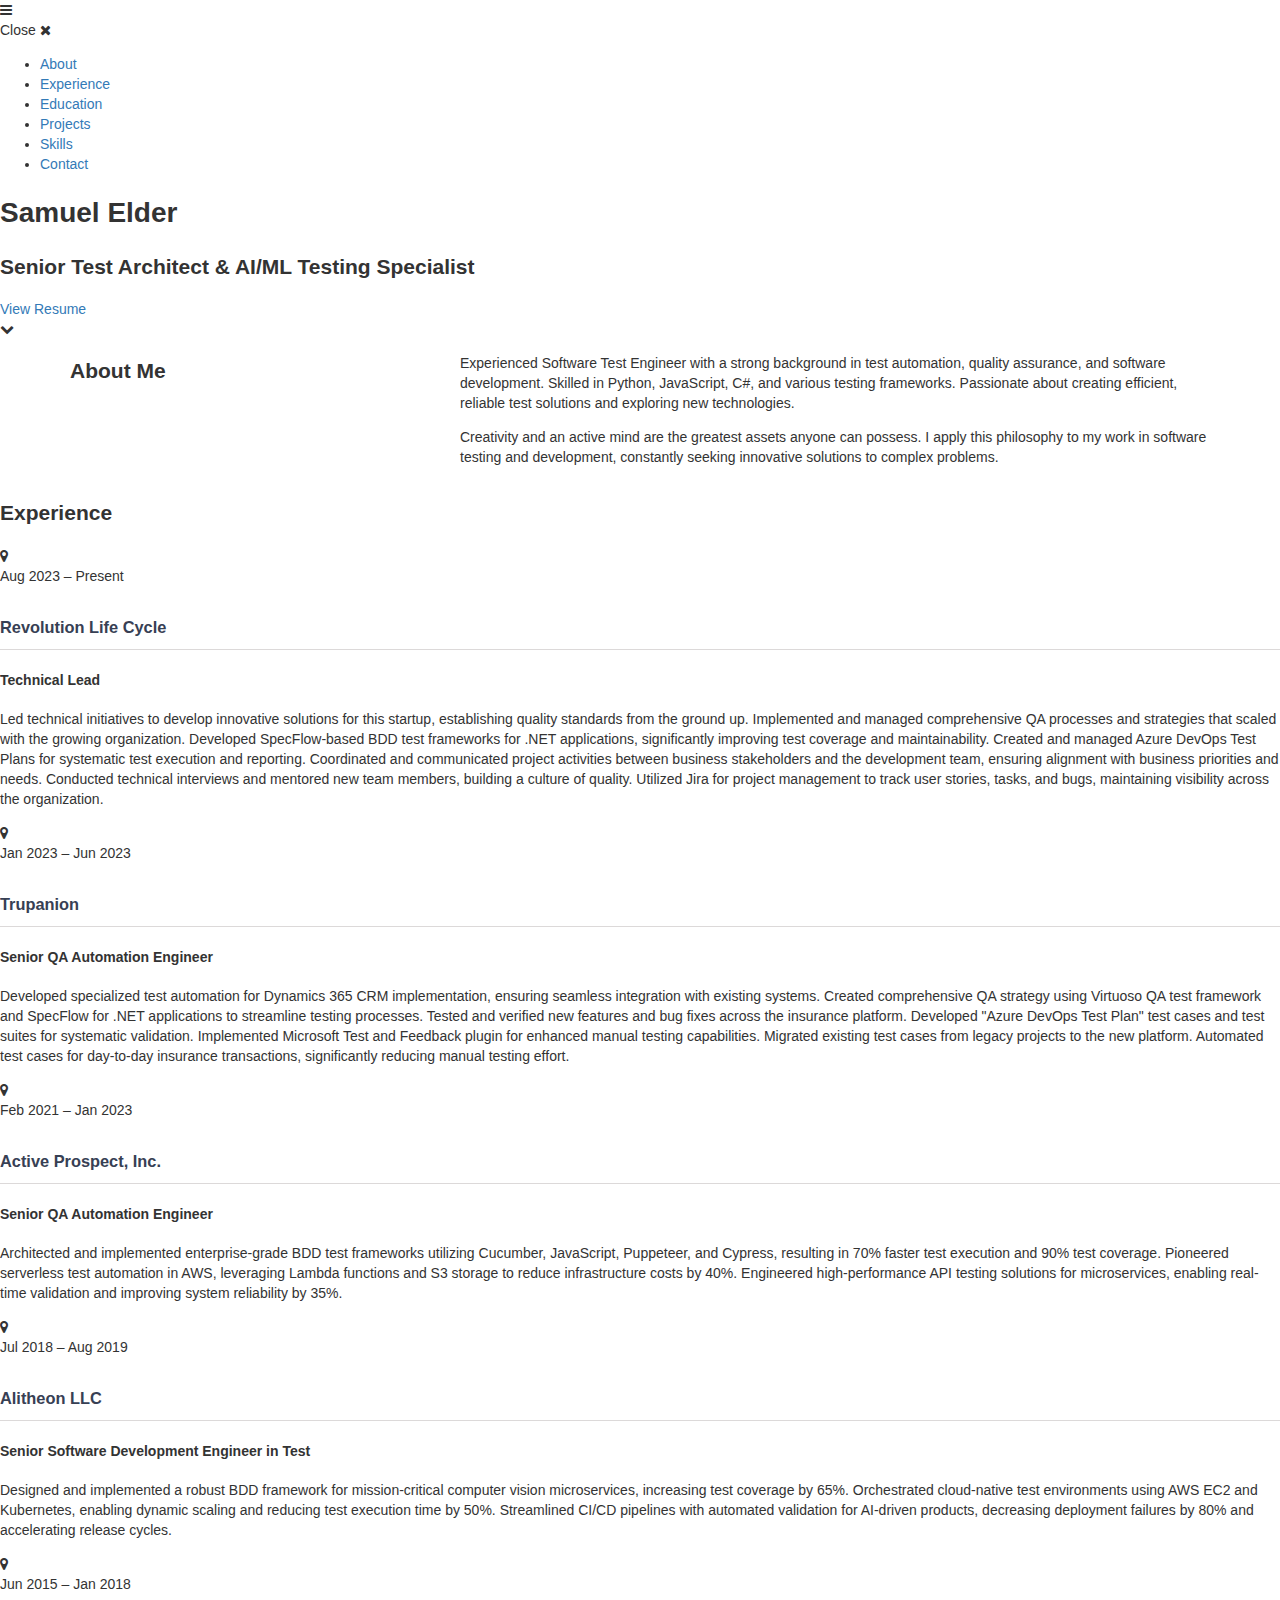
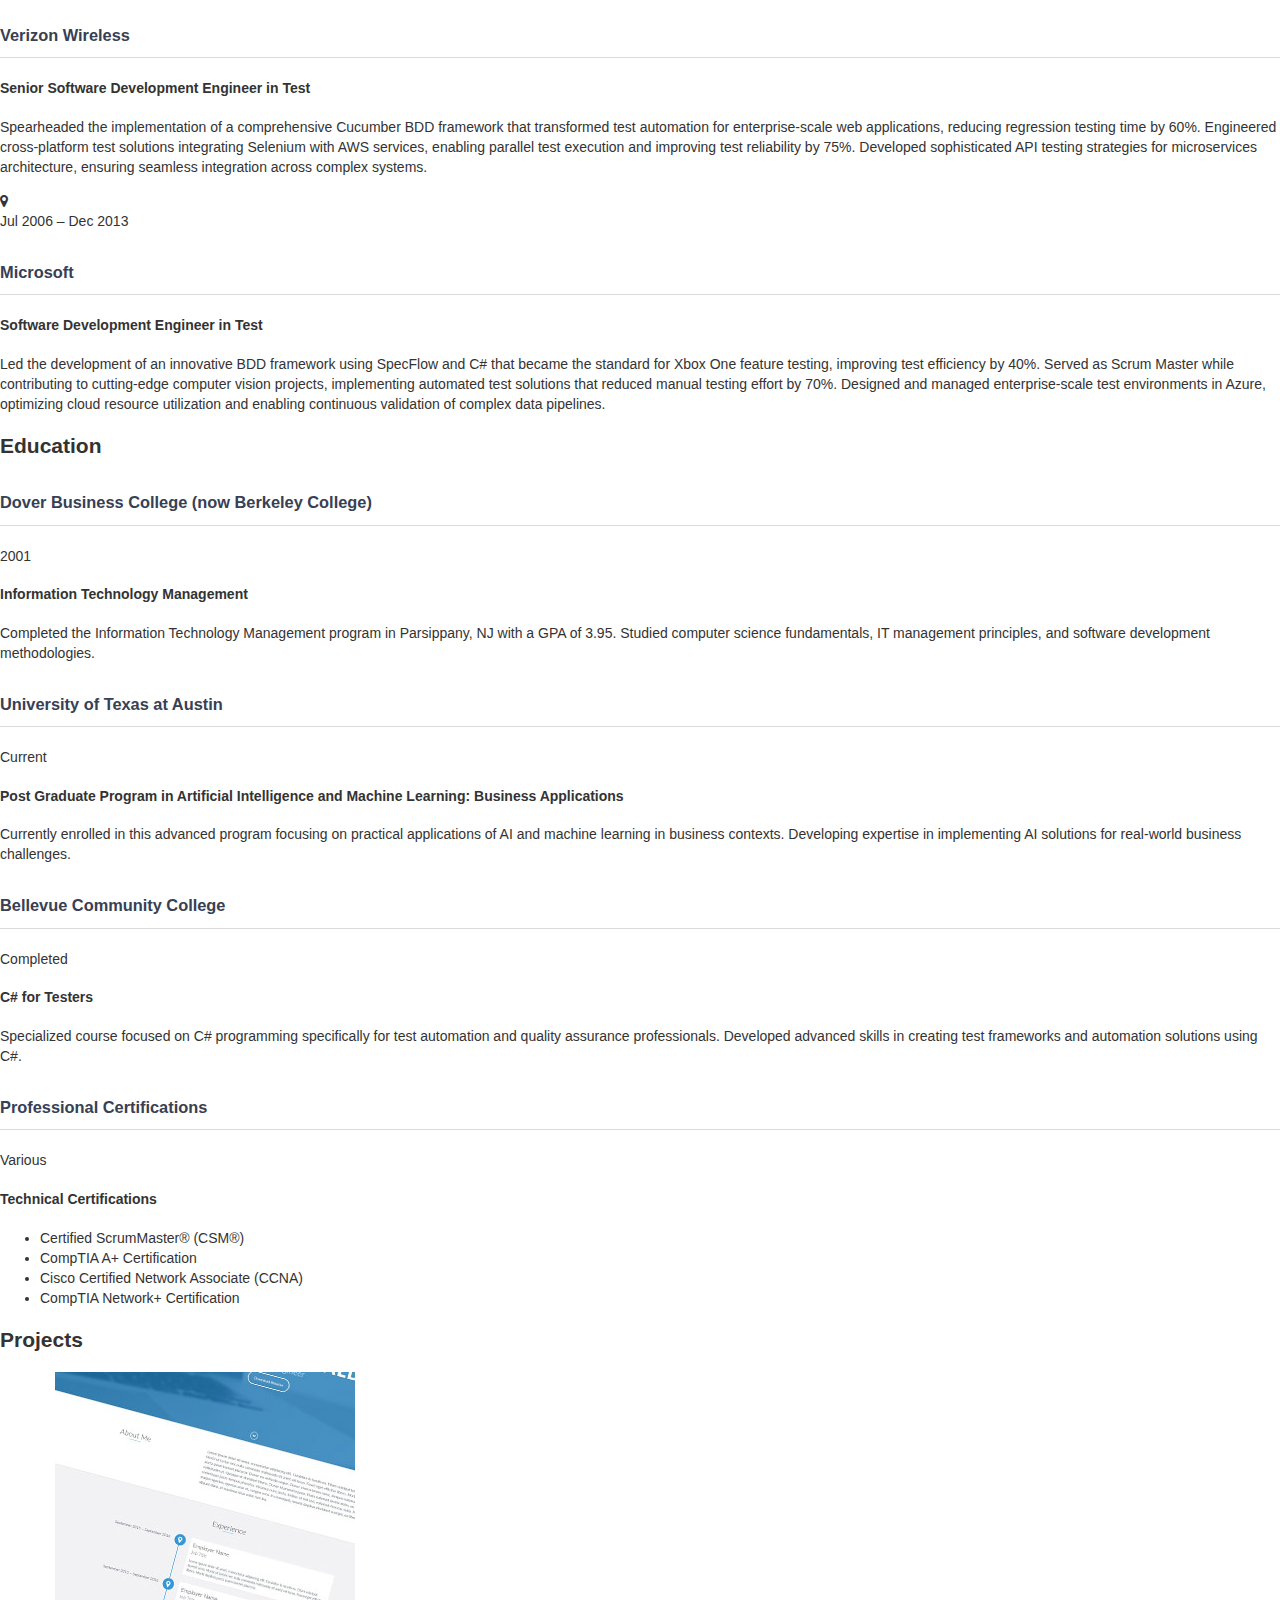
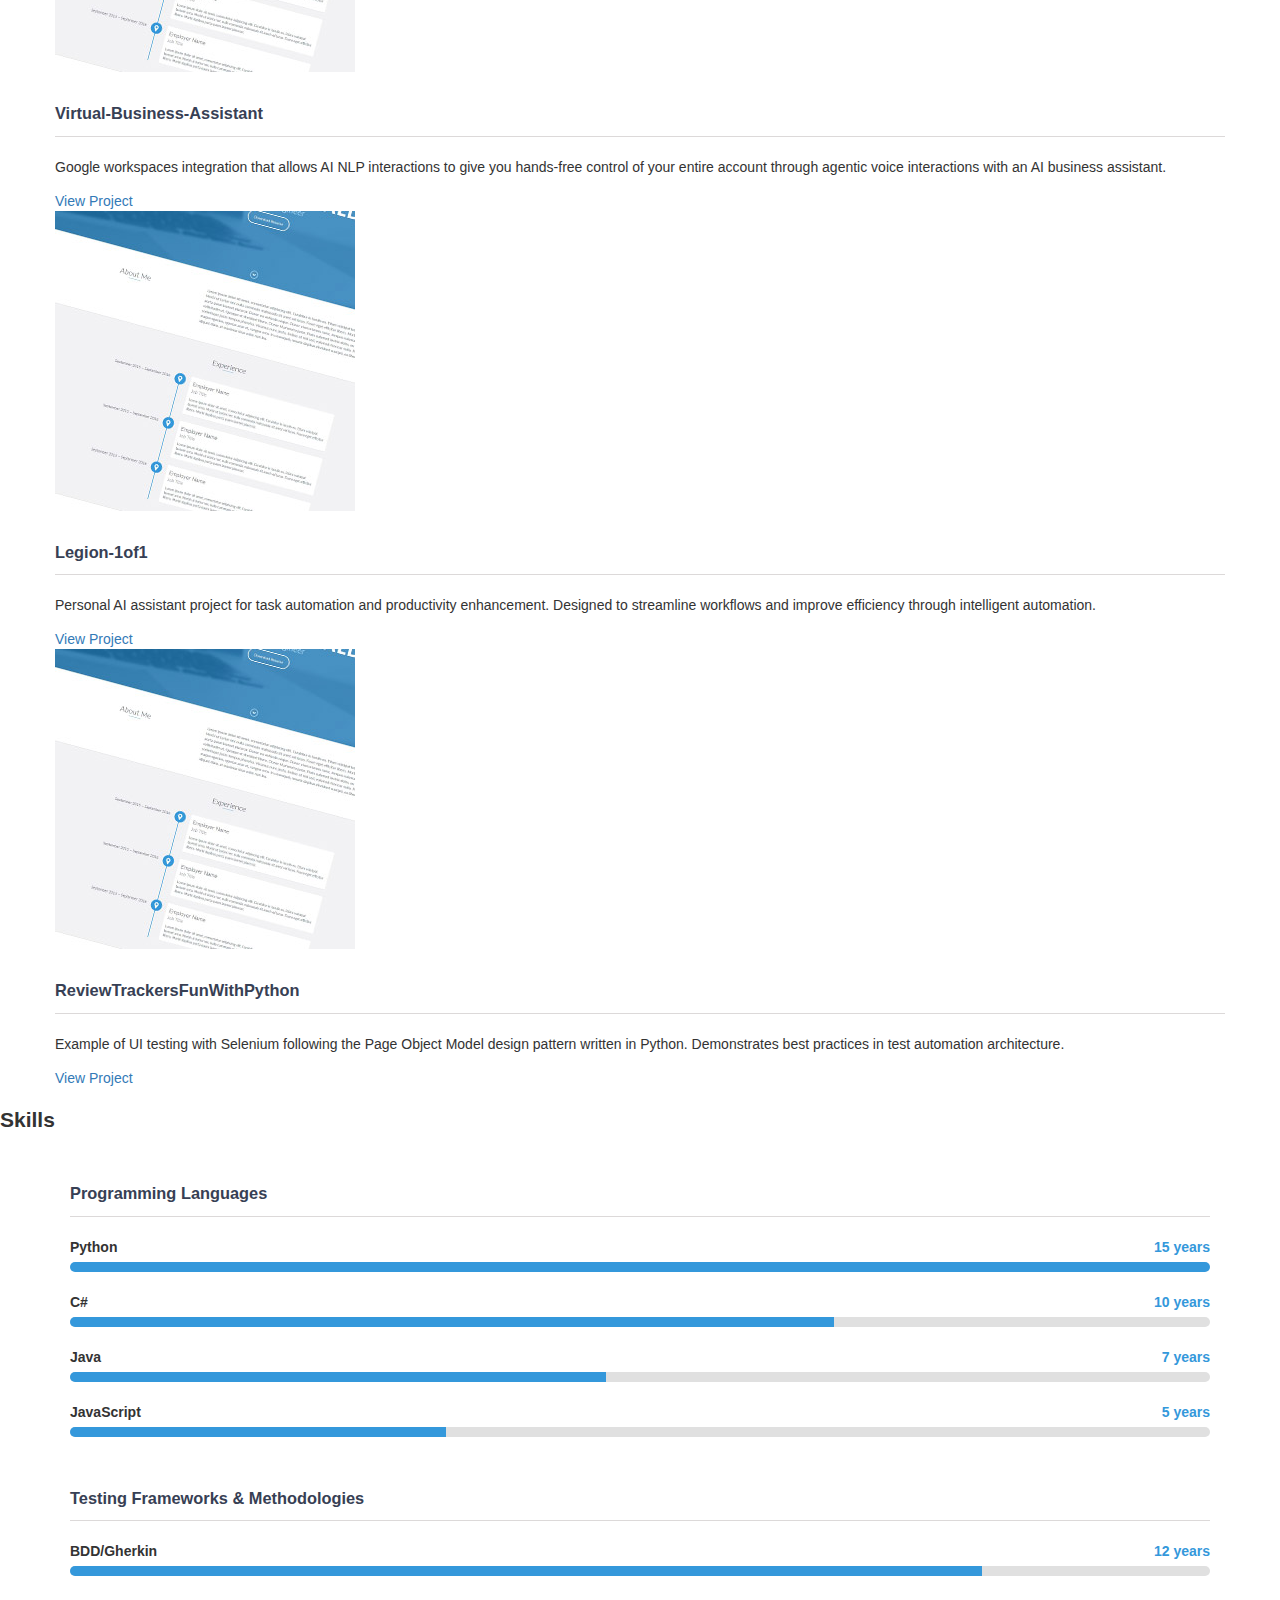
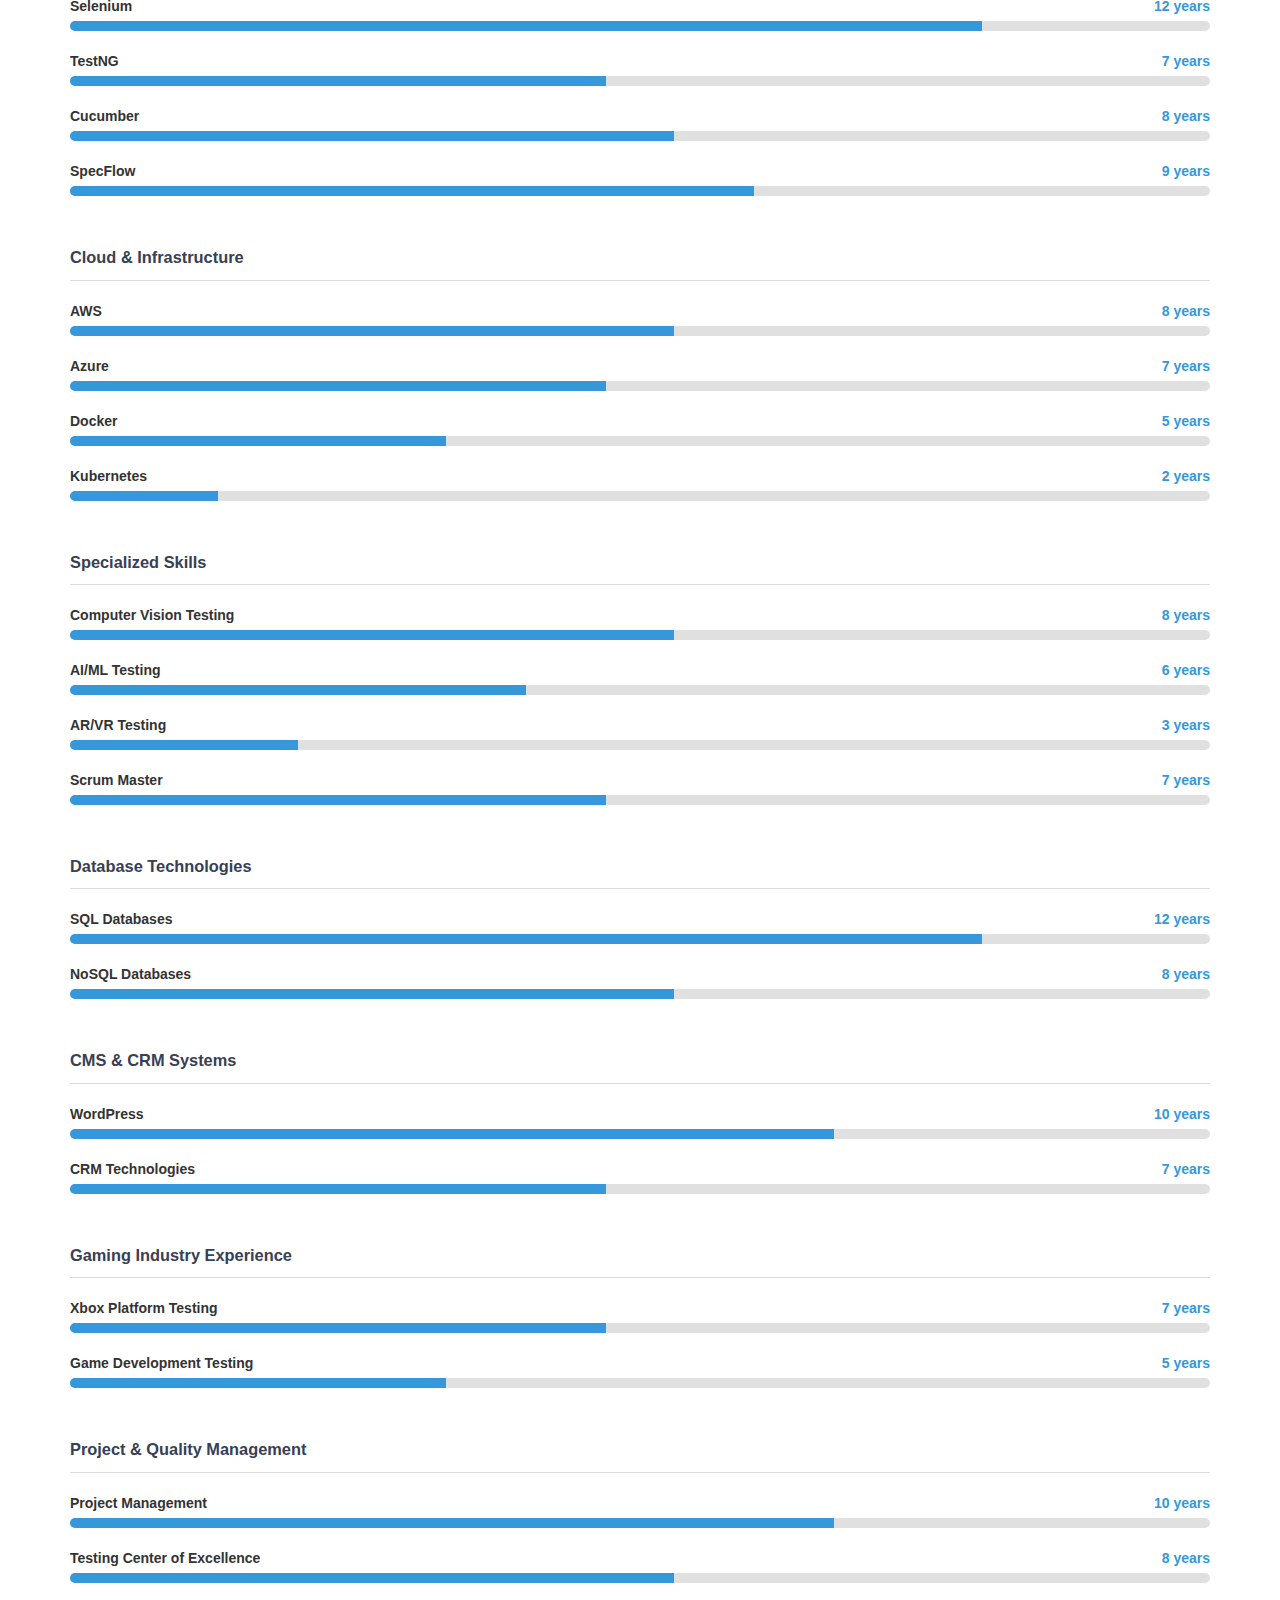
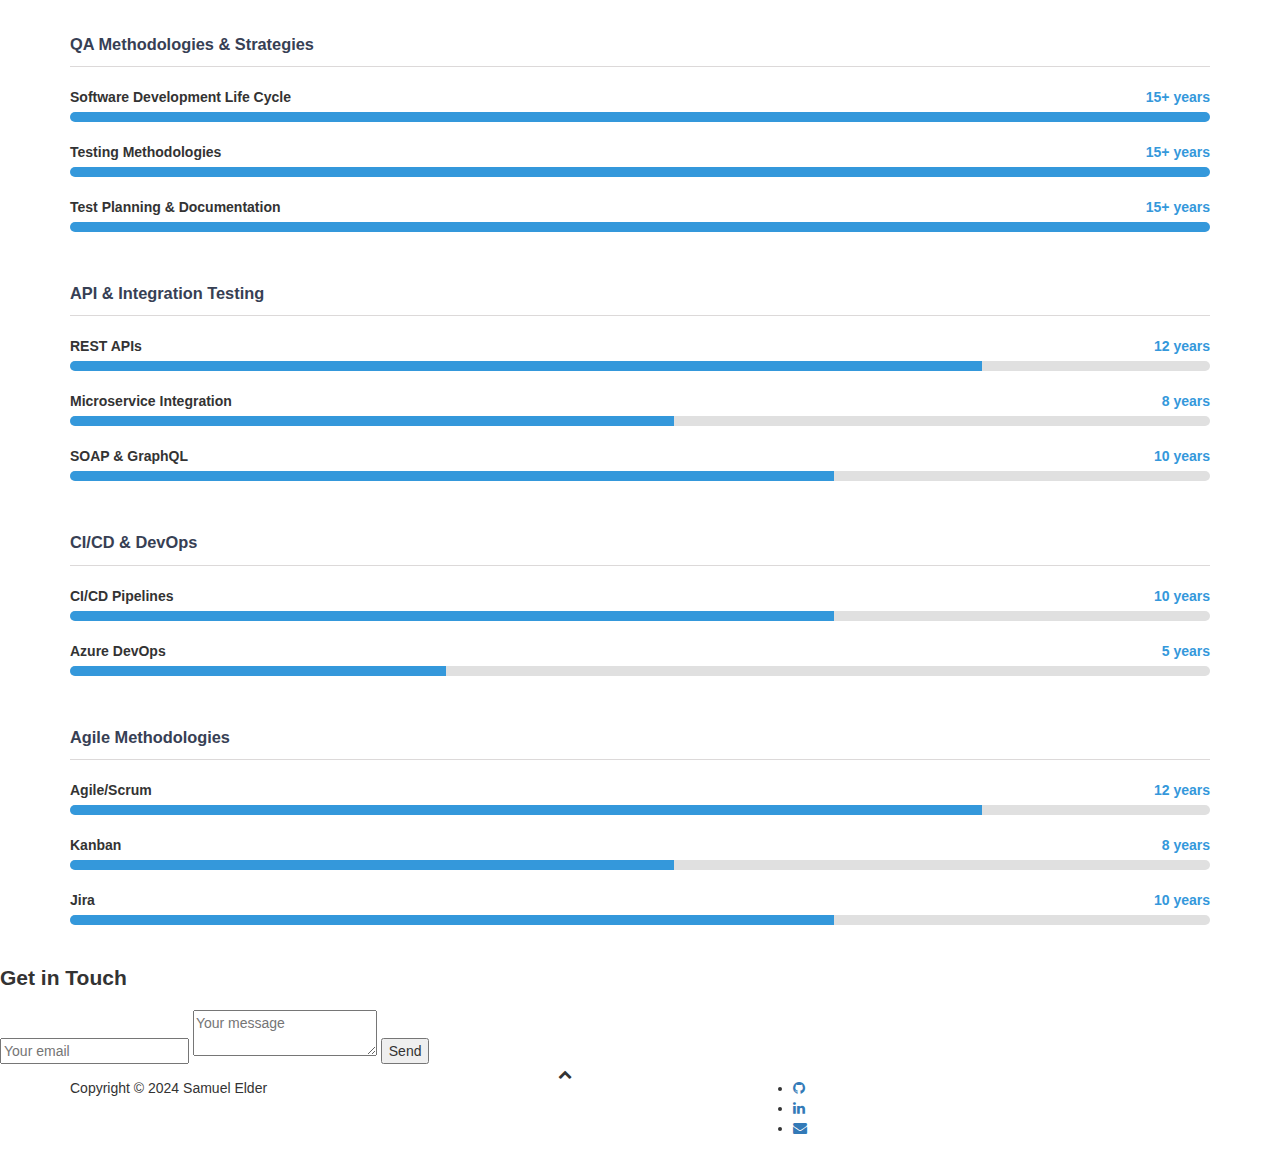
<file: index.html>
<!DOCTYPE html>
<html class="no-js" lang="en">

<head>
    <meta charset="utf-8">
    <meta http-equiv="X-UA-Compatible" content="IE=edge">
    <meta name="viewport" content="width=device-width, initial-scale=1">
    <title>Samuel Elder - Portfolio</title>
	<link rel="shortcut icon" href="favicon.ico" type="image/x-icon">
	<link rel="icon" href="favicon.ico" type="image/x-icon">
    <link href="https://fonts.googleapis.com/css?family=Lato:300,400,700,900" rel="stylesheet">
    <link rel="stylesheet" href="libs/font-awesome/css/font-awesome.min.css">
    <link href="css/bootstrap.min.css" rel="stylesheet">
    <link href="css/styles.css" rel="stylesheet">
</head>

<body>
    <div id="mobile-menu-open" class="shadow-large">
        <i class="fa fa-bars" aria-hidden="true"></i>
    </div>
    <!-- End #mobile-menu-toggle -->
    <header>
        <div id="mobile-menu-close">
            <span>Close</span> <i class="fa fa-times" aria-hidden="true"></i>
        </div>
        <ul id="menu" class="shadow">
            <li>
                <a href="#about">About</a>
            </li>
            <li>
                <a href="#experience">Experience</a>
            </li>
            <li>
                <a href="#education">Education</a>
            </li>
            <li>
                <a href="#projects">Projects</a>
            </li>
            <li>
                <a href="#skills">Skills</a>
            </li>
            <li>
                <a href="#contact">Contact</a>
            </li>
        </ul>
    </header>
    <!-- End header -->

    <div id="lead">
        <div id="lead-content">
            <h1>Samuel Elder</h1>
            <h2>Senior Test Architect & AI/ML Testing Specialist</h2>
            <a href="resume.html" class="btn-rounded-white">View Resume</a>
        </div>
        <!-- End #lead-content -->

        <div id="lead-overlay"></div>

        <div id="lead-down">
            <span>
                <i class="fa fa-chevron-down" aria-hidden="true"></i>
            </span>
        </div>
        <!-- End #lead-down -->
    </div>
    <!-- End #lead -->

    <div id="about">
        <div class="container">
            <div class="row">
                <div class="col-md-4">
                    <h2 class="heading">About Me</h2>
                </div>
                <div class="col-md-8">
                    <p>
                        Experienced Software Test Engineer with a strong background in test automation, quality assurance, and software development. Skilled in Python, JavaScript, C#, and various testing frameworks. Passionate about creating efficient, reliable test solutions and exploring new technologies.
                    </p>
                    <p>
                        Creativity and an active mind are the greatest assets anyone can possess. I apply this philosophy to my work in software testing and development, constantly seeking innovative solutions to complex problems.
                    </p>
                </div>
            </div>
        </div>
    </div>
    <!-- End #about -->

    <div id="experience" class="background-alt">
        <h2 class="heading">Experience</h2>
        <div id="experience-timeline">
            <div data-date="Aug 2023 – Present">
                <h3>Revolution Life Cycle</h3>
                <h4>Technical Lead</h4>
                <p>
                    Led technical initiatives to develop innovative solutions for this startup, establishing quality standards from the ground up. Implemented and managed comprehensive QA processes and strategies that scaled with the growing organization. Developed SpecFlow-based BDD test frameworks for .NET applications, significantly improving test coverage and maintainability. Created and managed Azure DevOps Test Plans for systematic test execution and reporting. Coordinated and communicated project activities between business stakeholders and the development team, ensuring alignment with business priorities and needs. Conducted technical interviews and mentored new team members, building a culture of quality. Utilized Jira for project management to track user stories, tasks, and bugs, maintaining visibility across the organization.
                </p>
            </div>

            <div data-date="Jan 2023 – Jun 2023">
                <h3>Trupanion</h3>
                <h4>Senior QA Automation Engineer</h4>
                <p>
                    Developed specialized test automation for Dynamics 365 CRM implementation, ensuring seamless integration with existing systems. Created comprehensive QA strategy using Virtuoso QA test framework and SpecFlow for .NET applications to streamline testing processes. Tested and verified new features and bug fixes across the insurance platform. Developed "Azure DevOps Test Plan" test cases and test suites for systematic validation. Implemented Microsoft Test and Feedback plugin for enhanced manual testing capabilities. Migrated existing test cases from legacy projects to the new platform. Automated test cases for day-to-day insurance transactions, significantly reducing manual testing effort.
                </p>
            </div>

            <div data-date="Feb 2021 – Jan 2023">
                <h3>Active Prospect, Inc.</h3>
                <h4>Senior QA Automation Engineer</h4>
                <p>
                    Architected and implemented enterprise-grade BDD test frameworks utilizing Cucumber, JavaScript, Puppeteer, and Cypress, resulting in 70% faster test execution and 90% test coverage. Pioneered serverless test automation in AWS, leveraging Lambda functions and S3 storage to reduce infrastructure costs by 40%. Engineered high-performance API testing solutions for microservices, enabling real-time validation and improving system reliability by 35%.
                </p>
            </div>

            <div data-date="Jul 2018 – Aug 2019">
                <h3>Alitheon LLC</h3>
                <h4>Senior Software Development Engineer in Test</h4>
                <p>
                    Designed and implemented a robust BDD framework for mission-critical computer vision microservices, increasing test coverage by 65%. Orchestrated cloud-native test environments using AWS EC2 and Kubernetes, enabling dynamic scaling and reducing test execution time by 50%. Streamlined CI/CD pipelines with automated validation for AI-driven products, decreasing deployment failures by 80% and accelerating release cycles.
                </p>
            </div>

            <div data-date="Jun 2015 – Jan 2018">
                <h3>Verizon Wireless</h3>
                <h4>Senior Software Development Engineer in Test</h4>
                <p>
                    Spearheaded the implementation of a comprehensive Cucumber BDD framework that transformed test automation for enterprise-scale web applications, reducing regression testing time by 60%. Engineered cross-platform test solutions integrating Selenium with AWS services, enabling parallel test execution and improving test reliability by 75%. Developed sophisticated API testing strategies for microservices architecture, ensuring seamless integration across complex systems.
                </p>
            </div>
            
            <div data-date="Jul 2006 – Dec 2013">
                <h3>Microsoft</h3>
                <h4>Software Development Engineer in Test</h4>
                <p>
                    Led the development of an innovative BDD framework using SpecFlow and C# that became the standard for Xbox One feature testing, improving test efficiency by 40%. Served as Scrum Master while contributing to cutting-edge computer vision projects, implementing automated test solutions that reduced manual testing effort by 70%. Designed and managed enterprise-scale test environments in Azure, optimizing cloud resource utilization and enabling continuous validation of complex data pipelines.
                </p>
            </div>
        </div>
    </div>
    <!-- End #experience -->

    <div id="education">
        <h2 class="heading">Education</h2>
        <div class="education-block">
            <h3>Dover Business College (now Berkeley College)</h3>
            <span class="education-date">2001</span>
            <h4>Information Technology Management</h4>
            <p>
                Completed the Information Technology Management program in Parsippany, NJ with a GPA of 3.95. Studied computer science fundamentals, IT management principles, and software development methodologies.
            </p>
        </div>
        <!-- End .education-block -->

        <div class="education-block">
            <h3>University of Texas at Austin</h3>
            <span class="education-date">Current</span>
            <h4>Post Graduate Program in Artificial Intelligence and Machine Learning: Business Applications</h4>
            <p>
                Currently enrolled in this advanced program focusing on practical applications of AI and machine learning in business contexts. Developing expertise in implementing AI solutions for real-world business challenges.
            </p>
        </div>
        <!-- End .education-block -->

        <div class="education-block">
            <h3>Bellevue Community College</h3>
            <span class="education-date">Completed</span>
            <h4>C# for Testers</h4>
            <p>
                Specialized course focused on C# programming specifically for test automation and quality assurance professionals. Developed advanced skills in creating test frameworks and automation solutions using C#.
            </p>
        </div>
        <!-- End .education-block -->

        <div class="education-block">
            <h3>Professional Certifications</h3>
            <span class="education-date">Various</span>
            <h4>Technical Certifications</h4>
            <ul>
                <li>
                    Certified ScrumMaster® (CSM®)
                </li>
                <li>
                    CompTIA A+ Certification
                </li>
                <li>
                    Cisco Certified Network Associate (CCNA)
                </li>
                <li>
                    CompTIA Network+ Certification
                </li>
            </ul>
        </div>
        <!-- End .education-block -->
    </div>
    <!-- End #education -->

    <div id="projects" class="background-alt">
        <h2 class="heading">Projects</h2>
        <div class="container">
            <div class="row">
                <div class="project shadow-large">
                    <div class="project-image">
                        <img src="images/project.jpg" />
                    </div>
                    <!-- End .project-image -->
                    <div class="project-info">
                        <h3>Virtual-Business-Assistant</h3>
                        <p>
                            Google workspaces integration that allows AI NLP interactions to give you hands-free control of your entire account through agentic voice interactions with an AI business assistant.
                        </p>
                        <a href="https://github.com/AkashicRecords/Virtual-Business-Assistant" target="_blank">View Project</a>
                    </div>
                    <!-- End .project-info -->
                </div>
                <!-- End .project -->

                <div class="project shadow-large">
                    <div class="project-image">
                        <img src="images/project.jpg" />
                    </div>
                    <!-- End .project-image -->
                    <div class="project-info">
                        <h3>Legion-1of1</h3>
                        <p>
                            Personal AI assistant project for task automation and productivity enhancement. Designed to streamline workflows and improve efficiency through intelligent automation.
                        </p>
                        <a href="https://github.com/AkashicRecords/Legion-1of1" target="_blank">View Project</a>
                    </div>
                    <!-- End .project-info -->
                </div>
                <!-- End .project -->
                
                <div class="project shadow-large">
                    <div class="project-image">
                        <img src="images/project.jpg" />
                    </div>
                    <!-- End .project-image -->
                    <div class="project-info">
                        <h3>ReviewTrackersFunWithPython</h3>
                        <p>
                            Example of UI testing with Selenium following the Page Object Model design pattern written in Python. Demonstrates best practices in test automation architecture.
                        </p>
                        <a href="https://github.com/AkashicRecords/ReviewTrackersFunWithPython" target="_blank">View Project</a>
                    </div>
                    <!-- End .project-info -->
                </div>
                <!-- End .project -->
            </div>
        </div>
    </div>
    <!-- End #projects -->

    <div id="skills">
        <h2 class="heading">Skills</h2>
        
        <div class="container">
            <div class="row">
                <div class="col-md-12">
                    <h3>Programming Languages</h3>
                    <div class="skill-item">
                        <div class="skill-info">
                            <span class="skill-name">Python</span>
                            <span class="skill-years">15 years</span>
                        </div>
                        <div class="skill-bar">
                            <div class="skill-level" style="width: 100%"></div>
                        </div>
                        <div class="skill-details">
                            <p>Extensive experience with Python for test automation, data analysis, and tool development across multiple roles and projects for 12-15 years.</p>
                            <div class="employment-timeline">
                                <h5>Employment Timeline:</h5>
                                <ul>
                                    <li><strong>2021-2023:</strong> Active Prospect - Used Python for test automation and data processing</li>
                                    <li><strong>2018-2019:</strong> Alitheon - Implemented Python-based test frameworks for computer vision</li>
                                    <li><strong>2015-2018:</strong> Verizon Wireless - Developed Python tools for API testing</li>
                                    <li><strong>2006-2013:</strong> Microsoft - Used Python for test automation and data analysis</li>
                                </ul>
                            </div>
                        </div>
                    </div>
                    
                    <div class="skill-item">
                        <div class="skill-info">
                            <span class="skill-name">C#</span>
                            <span class="skill-years">10 years</span>
                        </div>
                        <div class="skill-bar">
                            <div class="skill-level" style="width: 67%"></div>
                        </div>
                        <div class="skill-details">
                            <p>Used C# extensively at Microsoft (2006-2013) for developing test frameworks and automation solutions, particularly with SpecFlow for BDD testing.</p>
                            <div class="employment-timeline">
                                <h5>Employment Timeline:</h5>
                                <ul>
                                    <li><strong>2006-2013:</strong> Microsoft - Developed C# test frameworks for Xbox and cloud services</li>
                                    <li><strong>2015-2018:</strong> Verizon Wireless - Used C# for select automation projects</li>
                                </ul>
                            </div>
                        </div>
                    </div>
                    
                    <div class="skill-item">
                        <div class="skill-info">
                            <span class="skill-name">Java</span>
                            <span class="skill-years">7 years</span>
                        </div>
                        <div class="skill-bar">
                            <div class="skill-level" style="width: 47%"></div>
                        </div>
                        <div class="skill-details">
                            <p>Implemented Java-based test automation frameworks at Verizon Wireless (2015-2018) and Alitheon (2018-2019), with a focus on TestNG and Cucumber integration.</p>
                            <div class="employment-timeline">
                                <h5>Employment Timeline:</h5>
                                <ul>
                                    <li><strong>2018-2019:</strong> Alitheon - Java-based microservices testing</li>
                                    <li><strong>2015-2018:</strong> Verizon Wireless - Enterprise Java test automation</li>
                                </ul>
                            </div>
                        </div>
                    </div>
                    
                    <div class="skill-item">
                        <div class="skill-info">
                            <span class="skill-name">JavaScript</span>
                            <span class="skill-years">5 years</span>
                        </div>
                        <div class="skill-bar">
                            <div class="skill-level" style="width: 33%"></div>
                        </div>
                        <div class="skill-details">
                            <p>Developed JavaScript-based test automation at Active Prospect (2021-2023) using Puppeteer and Cypress for front-end testing and API validation.</p>
                            <div class="employment-timeline">
                                <h5>Employment Timeline:</h5>
                                <ul>
                                    <li><strong>2021-2023:</strong> Active Prospect - JavaScript with Puppeteer and Cypress</li>
                                    <li><strong>2018-2019:</strong> Alitheon - JavaScript for web interface testing</li>
                                </ul>
                            </div>
                        </div>
                    </div>
                </div>
            </div>
            
            <div class="row">
                <div class="col-md-12">
                    <h3>Testing Frameworks & Methodologies</h3>
                    <div class="skill-item">
                        <div class="skill-info">
                            <span class="skill-name">BDD/Gherkin</span>
                            <span class="skill-years">12 years</span>
                        </div>
                        <div class="skill-bar">
                            <div class="skill-level" style="width: 80%"></div>
                        </div>
                        <div class="skill-details">
                            <p>Extensive experience implementing Behavior-Driven Development across multiple organizations, using Gherkin syntax to create human-readable test specifications.</p>
                            <div class="employment-timeline">
                                <h5>Employment Timeline:</h5>
                                <ul>
                                    <li><strong>2021-2023:</strong> Active Prospect - BDD with Cucumber and JavaScript</li>
                                    <li><strong>2018-2019:</strong> Alitheon - BDD for computer vision testing</li>
                                    <li><strong>2015-2018:</strong> Verizon Wireless - Enterprise BDD implementation</li>
                                    <li><strong>2006-2013:</strong> Microsoft - Early BDD adoption with SpecFlow</li>
                                </ul>
                            </div>
                        </div>
                    </div>
                    
                    <div class="skill-item">
                        <div class="skill-info">
                            <span class="skill-name">Selenium</span>
                            <span class="skill-years">12 years</span>
                        </div>
                        <div class="skill-bar">
                            <div class="skill-level" style="width: 80%"></div>
                        </div>
                        <div class="skill-details">
                            <p>Used Selenium extensively for UI automation across multiple programming languages (Java, C#, Python) at Microsoft, Verizon, and other companies.</p>
                            <div class="employment-timeline">
                                <h5>Employment Timeline:</h5>
                                <ul>
                                    <li><strong>2021-2023:</strong> Active Prospect - Selenium with JavaScript</li>
                                    <li><strong>2018-2019:</strong> Alitheon - Selenium with Java</li>
                                    <li><strong>2015-2018:</strong> Verizon Wireless - Selenium with Java and Python</li>
                                    <li><strong>2006-2013:</strong> Microsoft - Selenium with C# and Python</li>
                                </ul>
                            </div>
                        </div>
                    </div>
                    
                    <div class="skill-item">
                        <div class="skill-info">
                            <span class="skill-name">TestNG</span>
                            <span class="skill-years">7 years</span>
                        </div>
                        <div class="skill-bar">
                            <div class="skill-level" style="width: 47%"></div>
                        </div>
                        <div class="skill-details">
                            <p>Implemented TestNG for Java-based test automation frameworks, particularly for API testing and integration with Cucumber BDD frameworks.</p>
                            <div class="employment-timeline">
                                <h5>Employment Timeline:</h5>
                                <ul>
                                    <li><strong>2018-2019:</strong> Alitheon - TestNG for microservices testing</li>
                                    <li><strong>2015-2018:</strong> Verizon Wireless - TestNG for enterprise testing</li>
                                </ul>
                            </div>
                        </div>
                    </div>
                    
                    <div class="skill-item">
                        <div class="skill-info">
                            <span class="skill-name">Cucumber</span>
                            <span class="skill-years">8 years</span>
                        </div>
                        <div class="skill-bar">
                            <div class="skill-level" style="width: 53%"></div>
                        </div>
                        <div class="skill-details">
                            <p>Developed Cucumber frameworks for BDD testing at Verizon (2015-2018) and Active Prospect (2021-2023), integrating with Java and JavaScript automation.</p>
                            <div class="employment-timeline">
                                <h5>Employment Timeline:</h5>
                                <ul>
                                    <li><strong>2021-2023:</strong> Active Prospect - Cucumber with JavaScript</li>
                                    <li><strong>2015-2018:</strong> Verizon Wireless - Cucumber with Java</li>
                                </ul>
                            </div>
                        </div>
                    </div>
                    
                    <div class="skill-item">
                        <div class="skill-info">
                            <span class="skill-name">SpecFlow</span>
                            <span class="skill-years">9 years</span>
                        </div>
                        <div class="skill-bar">
                            <div class="skill-level" style="width: 60%"></div>
                        </div>
                        <div class="skill-details">
                            <p>Created SpecFlow-based BDD frameworks for .NET applications, enabling clear communication between technical and non-technical stakeholders and improving test maintainability.</p>
                            <div class="employment-timeline">
                                <h5>Employment Timeline:</h5>
                                <ul>
                                    <li><strong>2023-Present:</strong> Revolution Life Cycle - SpecFlow for .NET applications</li>
                                    <li><strong>2023:</strong> Trupanion - SpecFlow for Dynamics 365 CRM testing</li>
                                    <li><strong>2006-2013:</strong> Microsoft - SpecFlow for Xbox and cloud services</li>
                                </ul>
                            </div>
                        </div>
                    </div>
                </div>
            </div>
            
            <div class="row">
                <div class="col-md-12">
                    <h3>Cloud & Infrastructure</h3>
                    <div class="skill-item">
                        <div class="skill-info">
                            <span class="skill-name">AWS</span>
                            <span class="skill-years">8 years</span>
                        </div>
                        <div class="skill-bar">
                            <div class="skill-level" style="width: 53%"></div>
                        </div>
                        <div class="skill-details">
                            <p>Extensive experience with AWS services including Lambda, EC2, S3, and RDS for test automation and infrastructure at Verizon, Alitheon, and Active Prospect.</p>
                            <div class="employment-timeline">
                                <h5>Employment Timeline:</h5>
                                <ul>
                                    <li><strong>2021-2023:</strong> Active Prospect - AWS Lambda and S3 for serverless testing</li>
                                    <li><strong>2018-2019:</strong> Alitheon - AWS EC2 and Kubernetes</li>
                                    <li><strong>2015-2018:</strong> Verizon Wireless - AWS cloud infrastructure</li>
                                </ul>
                            </div>
                        </div>
                    </div>
                    
                    <div class="skill-item">
                        <div class="skill-info">
                            <span class="skill-name">Azure</span>
                            <span class="skill-years">7 years</span>
                        </div>
                        <div class="skill-bar">
                            <div class="skill-level" style="width: 47%"></div>
                        </div>
                        <div class="skill-details">
                            <p>Worked with Azure cloud services at Microsoft (2006-2013) for managing test environments and automating cloud-based test execution.</p>
                            <div class="employment-timeline">
                                <h5>Employment Timeline:</h5>
                                <ul>
                                    <li><strong>2006-2013:</strong> Microsoft - Azure for test environments</li>
                                </ul>
                            </div>
                        </div>
                    </div>
                    
                    <div class="skill-item">
                        <div class="skill-info">
                            <span class="skill-name">Docker</span>
                            <span class="skill-years">5 years</span>
                        </div>
                        <div class="skill-bar">
                            <div class="skill-level" style="width: 33%"></div>
                        </div>
                        <div class="skill-details">
                            <p>Used Docker for containerizing test environments and ensuring consistent test execution across different platforms and environments.</p>
                            <div class="employment-timeline">
                                <h5>Employment Timeline:</h5>
                                <ul>
                                    <li><strong>2021-2023:</strong> Active Prospect - Docker for test environments</li>
                                    <li><strong>2018-2019:</strong> Alitheon - Docker with Kubernetes</li>
                                </ul>
                            </div>
                        </div>
                    </div>
                    
                    <div class="skill-item">
                        <div class="skill-info">
                            <span class="skill-name">Kubernetes</span>
                            <span class="skill-years">2 years</span>
                        </div>
                        <div class="skill-bar">
                            <div class="skill-level" style="width: 13%"></div>
                        </div>
                        <div class="skill-details">
                            <p>Implemented Kubernetes for orchestrating containerized test environments at Alitheon (2018-2019) for computer vision microservices testing.</p>
                            <div class="employment-timeline">
                                <h5>Employment Timeline:</h5>
                                <ul>
                                    <li><strong>2018-2019:</strong> Alitheon - Kubernetes for microservices</li>
                                </ul>
                            </div>
                        </div>
                    </div>
                </div>
            </div>
            
            <div class="row">
                <div class="col-md-12">
                    <h3>Specialized Skills</h3>
                    <div class="skill-item">
                        <div class="skill-info">
                            <span class="skill-name">Computer Vision Testing</span>
                            <span class="skill-years">8 years</span>
                        </div>
                        <div class="skill-bar">
                            <div class="skill-level" style="width: 53%"></div>
                        </div>
                        <div class="skill-details">
                            <p>Extensive experience testing computer vision applications at Microsoft (2006-2013) and Alitheon (2018-2019), developing specialized test frameworks for image recognition and processing.</p>
                            <div class="employment-timeline">
                                <h5>Employment Timeline:</h5>
                                <ul>
                                    <li><strong>2018-2019:</strong> Alitheon - Advanced computer vision testing</li>
                                    <li><strong>2006-2013:</strong> Microsoft - Computer vision for Xbox and Kinect</li>
                                </ul>
                            </div>
                        </div>
                    </div>
                    
                    <div class="skill-item">
                        <div class="skill-info">
                            <span class="skill-name">AI/ML Testing</span>
                            <span class="skill-years">6 years</span>
                        </div>
                        <div class="skill-bar">
                            <div class="skill-level" style="width: 40%"></div>
                        </div>
                        <div class="skill-details">
                            <p>Experience testing AI/ML systems at Microsoft (3 years) and Alitheon (2018-2019), developing validation approaches for machine learning models and AI-driven applications.</p>
                            <div class="employment-timeline">
                                <h5>Employment Timeline:</h5>
                                <ul>
                                    <li><strong>2018-2019:</strong> Alitheon - AI-driven image recognition testing</li>
                                    <li><strong>2006-2013:</strong> Microsoft - Machine learning validation (3 years)</li>
                                </ul>
                            </div>
                        </div>
                    </div>
                    
                    <div class="skill-item">
                        <div class="skill-info">
                            <span class="skill-name">AR/VR Testing</span>
                            <span class="skill-years">3 years</span>
                        </div>
                        <div class="skill-bar">
                            <div class="skill-level" style="width: 20%"></div>
                        </div>
                        <div class="skill-details">
                            <p>Specialized experience testing augmented reality and virtual reality applications at Microsoft, developing test methodologies for immersive experiences.</p>
                            <div class="employment-timeline">
                                <h5>Employment Timeline:</h5>
                                <ul>
                                    <li><strong>2006-2013:</strong> Microsoft - AR/VR testing for Xbox and related projects</li>
                                </ul>
                            </div>
                        </div>
                    </div>
                    
                    <div class="skill-item">
                        <div class="skill-info">
                            <span class="skill-name">Scrum Master</span>
                            <span class="skill-years">7 years</span>
                        </div>
                        <div class="skill-bar">
                            <div class="skill-level" style="width: 47%"></div>
                        </div>
                        <div class="skill-details">
                            <p>Certified ScrumMaster® (CSM®) since 2020, with experience facilitating Agile processes and leading Scrum teams at Microsoft and other organizations.</p>
                            <div class="employment-timeline">
                                <h5>Employment Timeline:</h5>
                                <ul>
                                    <li><strong>2021-2023:</strong> Active Prospect - Scrum Master for development teams</li>
                                    <li><strong>2006-2013:</strong> Microsoft - Scrum Master for Xbox teams</li>
                                </ul>
                            </div>
                        </div>
                    </div>
                </div>
            </div>
            
            <div class="row">
                <div class="col-md-12">
                    <h3>Database Technologies</h3>
                    <div class="skill-item">
                        <div class="skill-info">
                            <span class="skill-name">SQL Databases</span>
                            <span class="skill-years">12 years</span>
                        </div>
                        <div class="skill-bar">
                            <div class="skill-level" style="width: 80%"></div>
                        </div>
                        <div class="skill-details">
                            <p>Extensive experience with SQL databases including MySQL, PostgreSQL, SQL Server, and Oracle. Designed database schemas, wrote complex queries, and implemented database testing strategies across multiple projects.</p>
                            <div class="employment-timeline">
                                <h5>Employment Timeline:</h5>
                                <ul>
                                    <li><strong>2021-2023:</strong> Active Prospect - SQL Server and PostgreSQL</li>
                                    <li><strong>2018-2019:</strong> Alitheon - PostgreSQL for computer vision data</li>
                                    <li><strong>2015-2018:</strong> Verizon Wireless - Oracle and SQL Server</li>
                                    <li><strong>2006-2013:</strong> Microsoft - SQL Server and MySQL</li>
                                </ul>
                            </div>
                        </div>
                    </div>
                    
                    <div class="skill-item">
                        <div class="skill-info">
                            <span class="skill-name">NoSQL Databases</span>
                            <span class="skill-years">8 years</span>
                        </div>
                        <div class="skill-bar">
                            <div class="skill-level" style="width: 53%"></div>
                        </div>
                        <div class="skill-details">
                            <p>Worked with various NoSQL databases including MongoDB, DynamoDB, and Cassandra. Implemented data validation strategies and performance testing for distributed database systems.</p>
                            <div class="employment-timeline">
                                <h5>Employment Timeline:</h5>
                                <ul>
                                    <li><strong>2021-2023:</strong> Active Prospect - MongoDB and DynamoDB</li>
                                    <li><strong>2018-2019:</strong> Alitheon - MongoDB for image metadata</li>
                                    <li><strong>2015-2018:</strong> Verizon Wireless - Cassandra and MongoDB</li>
                                </ul>
                            </div>
                        </div>
                    </div>
                </div>
            </div>
            
            <div class="row">
                <div class="col-md-12">
                    <h3>CMS & CRM Systems</h3>
                    <div class="skill-item">
                        <div class="skill-info">
                            <span class="skill-name">WordPress</span>
                            <span class="skill-years">10 years</span>
                        </div>
                        <div class="skill-bar">
                            <div class="skill-level" style="width: 67%"></div>
                        </div>
                        <div class="skill-details">
                            <p>Extensive experience with WordPress development and customization. Created and implemented automated testing strategies for WordPress sites, plugins, and themes.</p>
                            <div class="employment-timeline">
                                <h5>Employment Timeline:</h5>
                                <ul>
                                    <li><strong>2021-2023:</strong> Active Prospect - WordPress integration testing</li>
                                    <li><strong>2015-2018:</strong> Verizon Wireless - WordPress for internal tools</li>
                                    <li><strong>2013-2015:</strong> Freelance - WordPress development and testing</li>
                                </ul>
                            </div>
                        </div>
                    </div>
                    
                    <div class="skill-item">
                        <div class="skill-info">
                            <span class="skill-name">CRM Technologies</span>
                            <span class="skill-years">7 years</span>
                        </div>
                        <div class="skill-bar">
                            <div class="skill-level" style="width: 47%"></div>
                        </div>
                        <div class="skill-details">
                            <p>Worked with various CRM systems including Salesforce, Dynamics 365, and HubSpot. Developed test automation frameworks for CRM validation and integration testing.</p>
                            <div class="employment-timeline">
                                <h5>Employment Timeline:</h5>
                                <ul>
                                    <li><strong>2021-2023:</strong> Active Prospect - Salesforce and HubSpot integration</li>
                                    <li><strong>2015-2018:</strong> Verizon Wireless - Salesforce testing</li>
                                    <li><strong>2006-2013:</strong> Microsoft - Dynamics CRM testing</li>
                                </ul>
                            </div>
                        </div>
                    </div>
                </div>
            </div>
            
            <div class="row">
                <div class="col-md-12">
                    <h3>Gaming Industry Experience</h3>
                    <div class="skill-item">
                        <div class="skill-info">
                            <span class="skill-name">Xbox Platform Testing</span>
                            <span class="skill-years">7 years</span>
                        </div>
                        <div class="skill-bar">
                            <div class="skill-level" style="width: 47%"></div>
                        </div>
                        <div class="skill-details">
                            <p>Led testing efforts for Xbox One features and services at Microsoft (2006-2013). Developed specialized test frameworks for gaming platforms, focusing on performance, user experience, and integration with cloud services.</p>
                            <div class="employment-timeline">
                                <h5>Employment Timeline:</h5>
                                <ul>
                                    <li><strong>2006-2013:</strong> Microsoft - Xbox platform testing and framework development</li>
                                </ul>
                            </div>
                        </div>
                    </div>
                    
                    <div class="skill-item">
                        <div class="skill-info">
                            <span class="skill-name">Game Development Testing</span>
                            <span class="skill-years">5 years</span>
                        </div>
                        <div class="skill-bar">
                            <div class="skill-level" style="width: 33%"></div>
                        </div>
                        <div class="skill-details">
                            <p>Experience testing game development pipelines and tools. Implemented automated testing for game engines and content creation workflows, improving quality and reducing development cycles.</p>
                            <div class="employment-timeline">
                                <h5>Employment Timeline:</h5>
                                <ul>
                                    <li><strong>2006-2013:</strong> Microsoft - Game development tools and pipeline testing</li>
                                </ul>
                            </div>
                        </div>
                    </div>
                </div>
            </div>
            
            <div class="row">
                <div class="col-md-12">
                    <h3>Project & Quality Management</h3>
                    <div class="skill-item">
                        <div class="skill-info">
                            <span class="skill-name">Project Management</span>
                            <span class="skill-years">10 years</span>
                        </div>
                        <div class="skill-bar">
                            <div class="skill-level" style="width: 67%"></div>
                        </div>
                        <div class="skill-details">
                            <p>Certified Project Management Professional (PMP) with extensive experience managing software development and testing projects. Led cross-functional teams and implemented project management best practices across multiple organizations.</p>
                            <div class="employment-timeline">
                                <h5>Employment Timeline:</h5>
                                <ul>
                                    <li><strong>2021-2023:</strong> Active Prospect - Project management for test automation</li>
                                    <li><strong>2018-2019:</strong> Alitheon - Project management for QA initiatives</li>
                                    <li><strong>2015-2018:</strong> Verizon Wireless - Test project management</li>
                                    <li><strong>2006-2013:</strong> Microsoft - Project management for Xbox testing</li>
                                </ul>
                            </div>
                        </div>
                    </div>
                    
                    <div class="skill-item">
                        <div class="skill-info">
                            <span class="skill-name">Testing Center of Excellence</span>
                            <span class="skill-years">8 years</span>
                        </div>
                        <div class="skill-bar">
                            <div class="skill-level" style="width: 53%"></div>
                        </div>
                        <div class="skill-details">
                            <p>Designed and implemented Testing Centers of Excellence at multiple organizations. Established test automation frameworks, quality metrics, and continuous improvement processes that significantly improved software quality and reduced time-to-market.</p>
                            <div class="employment-timeline">
                                <h5>Employment Timeline:</h5>
                                <ul>
                                    <li><strong>2021-2023:</strong> Active Prospect - Established QA Center of Excellence</li>
                                    <li><strong>2015-2018:</strong> Verizon Wireless - Implemented Testing CoE</li>
                                    <li><strong>2006-2013:</strong> Microsoft - Contributed to Xbox Testing CoE</li>
                                </ul>
                            </div>
                        </div>
                    </div>
                </div>
            </div>
            
            <div class="row">
                <div class="col-md-12">
                    <h3>QA Methodologies & Strategies</h3>
                    <div class="skill-item">
                        <div class="skill-info">
                            <span class="skill-name">Software Development Life Cycle</span>
                            <span class="skill-years">15+ years</span>
                        </div>
                        <div class="skill-bar">
                            <div class="skill-level" style="width: 100%"></div>
                        </div>
                        <div class="skill-details">
                            <p>Comprehensive experience with all phases of the SDLC, from requirements gathering to deployment and maintenance. Implemented quality gates and testing strategies across the entire development lifecycle.</p>
                            <div class="employment-timeline">
                                <h5>Employment Timeline:</h5>
                                <ul>
                                    <li><strong>2023-Present:</strong> Revolution Life Cycle - Led technical initiatives and QA processes</li>
                                    <li><strong>2023:</strong> Trupanion - Developed QA strategies for CRM implementation</li>
                                    <li><strong>2021-2023:</strong> Active Prospect - Implemented enterprise QA processes</li>
                                    <li><strong>2018-2019:</strong> Alitheon - Established SDLC for computer vision products</li>
                                    <li><strong>2015-2018:</strong> Verizon Wireless - Managed SDLC for enterprise applications</li>
                                    <li><strong>2006-2013:</strong> Microsoft - Implemented SDLC for Xbox platform</li>
                                </ul>
                            </div>
                        </div>
                    </div>
                    
                    <div class="skill-item">
                        <div class="skill-info">
                            <span class="skill-name">Testing Methodologies</span>
                            <span class="skill-years">15+ years</span>
                        </div>
                        <div class="skill-bar">
                            <div class="skill-level" style="width: 100%"></div>
                        </div>
                        <div class="skill-details">
                            <p>Expert in diverse testing methodologies including Frontend Testing, Backend Testing, Black Box Testing, White Box Testing, Regression Testing, Functional Testing, Integration Testing, User Acceptance Testing (UAT), System Testing and Performance Testing.</p>
                            <div class="employment-timeline">
                                <h5>Employment Timeline:</h5>
                                <ul>
                                    <li><strong>2023-Present:</strong> Revolution Life Cycle - Implemented comprehensive QA strategies</li>
                                    <li><strong>2023:</strong> Trupanion - Applied diverse testing methodologies for CRM</li>
                                    <li><strong>2021-2023:</strong> Active Prospect - Utilized full spectrum of testing approaches</li>
                                    <li><strong>2018-2019:</strong> Alitheon - Specialized testing for computer vision systems</li>
                                    <li><strong>2015-2018:</strong> Verizon Wireless - Enterprise-scale testing methodologies</li>
                                    <li><strong>2006-2013:</strong> Microsoft - Comprehensive testing for Xbox platform</li>
                                </ul>
                            </div>
                        </div>
                    </div>
                    
                    <div class="skill-item">
                        <div class="skill-info">
                            <span class="skill-name">Test Planning & Documentation</span>
                            <span class="skill-years">15+ years</span>
                        </div>
                        <div class="skill-bar">
                            <div class="skill-level" style="width: 100%"></div>
                        </div>
                        <div class="skill-details">
                            <p>Extensive experience writing clear, concise, comprehensive, and well-structured test plans and test cases. Developed documentation standards and templates adopted across multiple organizations.</p>
                            <div class="employment-timeline">
                                <h5>Employment Timeline:</h5>
                                <ul>
                                    <li><strong>2023-Present:</strong> Revolution Life Cycle - Created comprehensive test documentation</li>
                                    <li><strong>2023:</strong> Trupanion - Developed "Azure DevOps Test Plan" test cases and test suites</li>
                                    <li><strong>2021-2023:</strong> Active Prospect - Established test documentation standards</li>
                                    <li><strong>2018-2019:</strong> Alitheon - Created test plans for complex vision systems</li>
                                    <li><strong>2015-2018:</strong> Verizon Wireless - Developed enterprise test documentation</li>
                                    <li><strong>2006-2013:</strong> Microsoft - Created test plans for Xbox platform</li>
                                </ul>
                            </div>
                        </div>
                    </div>
                </div>
            </div>
            
            <div class="row">
                <div class="col-md-12">
                    <h3>API & Integration Testing</h3>
                    <div class="skill-item">
                        <div class="skill-info">
                            <span class="skill-name">REST APIs</span>
                            <span class="skill-years">12 years</span>
                        </div>
                        <div class="skill-bar">
                            <div class="skill-level" style="width: 80%"></div>
                        </div>
                        <div class="skill-details">
                            <p>Extensive experience testing and validating REST APIs across various platforms and industries. Developed automated test frameworks for API validation and performance testing.</p>
                            <div class="employment-timeline">
                                <h5>Employment Timeline:</h5>
                                <ul>
                                    <li><strong>2023-Present:</strong> Revolution Life Cycle - API testing for innovative solutions</li>
                                    <li><strong>2023:</strong> Trupanion - API testing for Dynamics 365 integration</li>
                                    <li><strong>2021-2023:</strong> Active Prospect - Microservices API testing</li>
                                    <li><strong>2018-2019:</strong> Alitheon - Computer vision API validation</li>
                                    <li><strong>2015-2018:</strong> Verizon Wireless - Enterprise API testing</li>
                                </ul>
                            </div>
                        </div>
                    </div>
                    
                    <div class="skill-item">
                        <div class="skill-info">
                            <span class="skill-name">Microservice Integration</span>
                            <span class="skill-years">8 years</span>
                        </div>
                        <div class="skill-bar">
                            <div class="skill-level" style="width: 53%"></div>
                        </div>
                        <div class="skill-details">
                            <p>Specialized in testing microservice architectures, ensuring proper integration between services, validating data flows, and verifying system behavior under various conditions.</p>
                            <div class="employment-timeline">
                                <h5>Employment Timeline:</h5>
                                <ul>
                                    <li><strong>2023-Present:</strong> Revolution Life Cycle - Microservice integration testing</li>
                                    <li><strong>2021-2023:</strong> Active Prospect - Comprehensive microservice testing</li>
                                    <li><strong>2018-2019:</strong> Alitheon - Computer vision microservices validation</li>
                                    <li><strong>2015-2018:</strong> Verizon Wireless - Enterprise microservice testing</li>
                                </ul>
                            </div>
                        </div>
                    </div>
                    
                    <div class="skill-item">
                        <div class="skill-info">
                            <span class="skill-name">SOAP & GraphQL</span>
                            <span class="skill-years">10 years</span>
                        </div>
                        <div class="skill-bar">
                            <div class="skill-level" style="width: 67%"></div>
                        </div>
                        <div class="skill-details">
                            <p>Experience testing SOAP web services and GraphQL APIs. Developed automated test frameworks for validating complex API interactions and data transformations.</p>
                            <div class="employment-timeline">
                                <h5>Employment Timeline:</h5>
                                <ul>
                                    <li><strong>2023:</strong> Trupanion - SOAP services for legacy systems</li>
                                    <li><strong>2021-2023:</strong> Active Prospect - GraphQL API testing</li>
                                    <li><strong>2015-2018:</strong> Verizon Wireless - SOAP and GraphQL testing</li>
                                    <li><strong>2006-2013:</strong> Microsoft - SOAP services testing</li>
                                </ul>
                            </div>
                        </div>
                    </div>
                </div>
            </div>
            
            <div class="row">
                <div class="col-md-12">
                    <h3>CI/CD & DevOps</h3>
                    <div class="skill-item">
                        <div class="skill-info">
                            <span class="skill-name">CI/CD Pipelines</span>
                            <span class="skill-years">10 years</span>
                        </div>
                        <div class="skill-bar">
                            <div class="skill-level" style="width: 67%"></div>
                        </div>
                        <div class="skill-details">
                            <p>Extensive experience implementing and optimizing CI/CD pipelines using TeamCity, Travis, Jenkins, GitHub Actions, AWS CodePipeline, and Azure DevOps. Integrated automated testing into deployment workflows to ensure quality at every stage.</p>
                            <div class="employment-timeline">
                                <h5>Employment Timeline:</h5>
                                <ul>
                                    <li><strong>2023-Present:</strong> Revolution Life Cycle - CI/CD implementation</li>
                                    <li><strong>2023:</strong> Trupanion - Azure DevOps pipelines</li>
                                    <li><strong>2021-2023:</strong> Active Prospect - AWS and GitHub Actions pipelines</li>
                                    <li><strong>2018-2019:</strong> Alitheon - Jenkins and AWS pipelines</li>
                                    <li><strong>2015-2018:</strong> Verizon Wireless - Enterprise CI/CD implementation</li>
                                </ul>
                            </div>
                        </div>
                    </div>
                    
                    <div class="skill-item">
                        <div class="skill-info">
                            <span class="skill-name">Azure DevOps</span>
                            <span class="skill-years">5 years</span>
                        </div>
                        <div class="skill-bar">
                            <div class="skill-level" style="width: 33%"></div>
                        </div>
                        <div class="skill-details">
                            <p>Proficient with Azure DevOps for project management, CI/CD pipelines, test planning, and artifact management. Implemented comprehensive testing strategies using Azure Test Plans and Microsoft Test and Feedback plugin.</p>
                            <div class="employment-timeline">
                                <h5>Employment Timeline:</h5>
                                <ul>
                                    <li><strong>2023-Present:</strong> Revolution Life Cycle - Azure DevOps Test Plans and reporting</li>
                                    <li><strong>2023:</strong> Trupanion - Azure DevOps Test Plans and pipelines</li>
                                    <li><strong>2021-2023:</strong> Active Prospect - Azure DevOps integration</li>
                                    <li><strong>2018-2019:</strong> Alitheon - Azure DevOps implementation</li>
                                </ul>
                            </div>
                        </div>
                    </div>
                </div>
            </div>
            
            <div class="row">
                <div class="col-md-12">
                    <h3>Agile Methodologies</h3>
                    <div class="skill-item">
                        <div class="skill-info">
                            <span class="skill-name">Agile/Scrum</span>
                            <span class="skill-years">12 years</span>
                        </div>
                        <div class="skill-bar">
                            <div class="skill-level" style="width: 80%"></div>
                        </div>
                        <div class="skill-details">
                            <p>Certified ScrumMaster® (CSM®) with extensive experience implementing and optimizing Agile/Scrum processes. Led sprint planning, daily stand-ups, retrospectives, and backlog refinement sessions.</p>
                            <div class="employment-timeline">
                                <h5>Employment Timeline:</h5>
                                <ul>
                                    <li><strong>2023-Present:</strong> Revolution Life Cycle - Agile implementation and mentoring</li>
                                    <li><strong>2023:</strong> Trupanion - Scrum processes for QA team</li>
                                    <li><strong>2021-2023:</strong> Active Prospect - Scrum Master for development teams</li>
                                    <li><strong>2018-2019:</strong> Alitheon - Agile implementation for vision products</li>
                                    <li><strong>2015-2018:</strong> Verizon Wireless - Enterprise Agile transformation</li>
                                    <li><strong>2006-2013:</strong> Microsoft - Scrum for Xbox teams</li>
                                </ul>
                            </div>
                        </div>
                    </div>
                    
                    <div class="skill-item">
                        <div class="skill-info">
                            <span class="skill-name">Kanban</span>
                            <span class="skill-years">8 years</span>
                        </div>
                        <div class="skill-bar">
                            <div class="skill-level" style="width: 53%"></div>
                        </div>
                        <div class="skill-details">
                            <p>Experience implementing and optimizing Kanban processes for continuous delivery workflows. Established WIP limits, visualized workflow, and implemented continuous improvement practices.</p>
                            <div class="employment-timeline">
                                <h5>Employment Timeline:</h5>
                                <ul>
                                    <li><strong>2023-Present:</strong> Revolution Life Cycle - Kanban for technical initiatives</li>
                                    <li><strong>2021-2023:</strong> Active Prospect - Kanban for support teams</li>
                                    <li><strong>2015-2018:</strong> Verizon Wireless - Kanban for maintenance teams</li>
                                    <li><strong>2006-2013:</strong> Microsoft - Kanban for support processes</li>
                                </ul>
                            </div>
                        </div>
                    </div>
                    
                    <div class="skill-item">
                        <div class="skill-info">
                            <span class="skill-name">Jira</span>
                            <span class="skill-years">10 years</span>
                        </div>
                        <div class="skill-bar">
                            <div class="skill-level" style="width: 67%"></div>
                        </div>
                        <div class="skill-details">
                            <p>Expert in Jira for project management, issue tracking, and workflow automation. Configured and optimized Jira projects, workflows, and dashboards to support Agile processes.</p>
                            <div class="employment-timeline">
                                <h5>Employment Timeline:</h5>
                                <ul>
                                    <li><strong>2023-Present:</strong> Revolution Life Cycle - Jira for project management</li>
                                    <li><strong>2021-2023:</strong> Active Prospect - Jira administration and customization</li>
                                    <li><strong>2018-2019:</strong> Alitheon - Jira implementation</li>
                                    <li><strong>2015-2018:</strong> Verizon Wireless - Enterprise Jira configuration</li>
                                </ul>
                            </div>
                        </div>
                    </div>
                </div>
            </div>
        </div>
        
        <style>
            .skill-item {
                margin-bottom: 20px;
                cursor: pointer;
            }
            
            .skill-info {
                display: flex;
                justify-content: space-between;
                margin-bottom: 5px;
            }
            
            .skill-name {
                font-weight: bold;
            }
            
            .skill-years {
                color: #3498db;
                font-weight: bold;
            }
            
            .skill-bar {
                height: 10px;
                background-color: #e0e0e0;
                border-radius: 5px;
                overflow: hidden;
            }
            
            .skill-level {
                height: 100%;
                background-color: #3498db;
            }
            
            .skill-details {
                display: none;
                margin-top: 10px;
                padding: 10px;
                background-color: #f9f9f9;
                border-radius: 5px;
                border-left: 3px solid #3498db;
            }
            
            .employment-timeline {
                margin-top: 10px;
                padding-top: 10px;
                border-top: 1px dashed #ccc;
            }
            
            .employment-timeline h5 {
                margin-bottom: 8px;
                color: #3498db;
            }
            
            .employment-timeline ul {
                padding-left: 20px;
            }
            
            .employment-timeline li {
                margin-bottom: 5px;
            }
            
            h3 {
                margin-top: 30px;
                margin-bottom: 20px;
                color: #374054;
                border-bottom: 1px solid #dcd9d9;
                padding-bottom: 10px;
            }
        </style>
        
        <script>
            $(document).ready(function() {
                $('.skill-item').click(function() {
                    $(this).find('.skill-details').slideToggle(200);
                });
            });
        </script>
    </div>
    <!-- End #skills -->

    <div id="contact">
        <h2>Get in Touch</h2>
        <div id="contact-form">
            <form method="POST" action="https://formspree.io/samueloelder@gmail.com">
                <input type="hidden" name="_subject" value="Contact request from personal website" />
                <input type="email" name="_replyto" placeholder="Your email" required>
                <textarea name="message" placeholder="Your message" required></textarea>
                <button type="submit">Send</button>
            </form>
        </div>
        <!-- End #contact-form -->
    </div>
    <!-- End #contact -->

    <footer>
        <div class="container">
            <div class="row">
                <div class="col-sm-5 copyright">
                    <p>
                        Copyright &copy; <span id="current-year">2024</span> Samuel Elder
                    </p>
                </div>
                <div class="col-sm-2 top">
                    <span id="to-top">
                        <i class="fa fa-chevron-up" aria-hidden="true"></i>
                    </span>
                </div>
                <div class="col-sm-5 social">
                    <ul>
                        <li>
                            <a href="https://github.com/AkashicRecords" target="_blank"><i class="fa fa-github" aria-hidden="true"></i></a>
                        </li>
                        <li>
                            <a href="https://www.linkedin.com/in/samuel-elder/" target="_blank"><i class="fa fa-linkedin" aria-hidden="true"></i></a>
                        </li>
                        <li>
                            <a href="mailto:samueloelder@gmail.com" target="_blank"><i class="fa fa-envelope" aria-hidden="true"></i></a>
                        </li>
                    </ul>
                </div>
            </div>
        </div>
    </footer>
    <!-- End footer -->

    <script src="https://ajax.googleapis.com/ajax/libs/jquery/1.12.4/jquery.min.js"></script>
    <script src="js/scripts.min.js"></script>
</body>

</html>
</file>
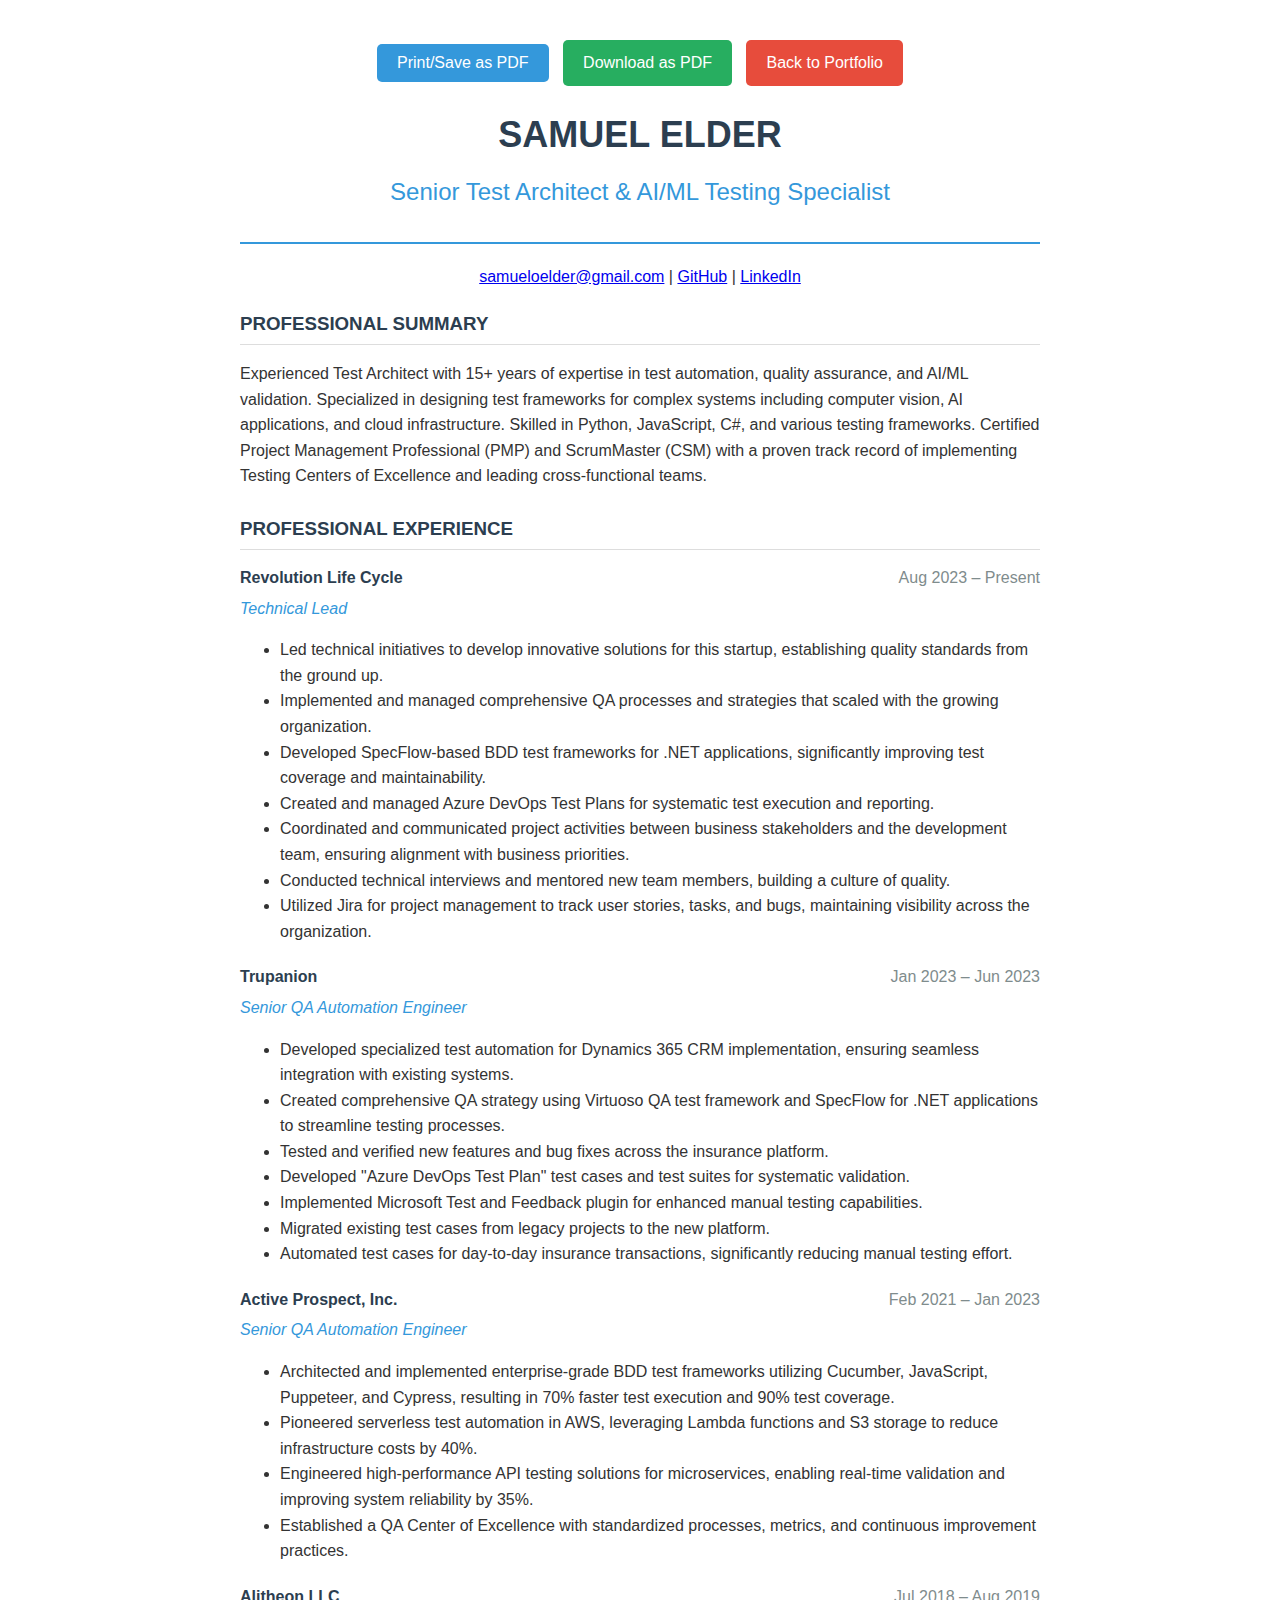
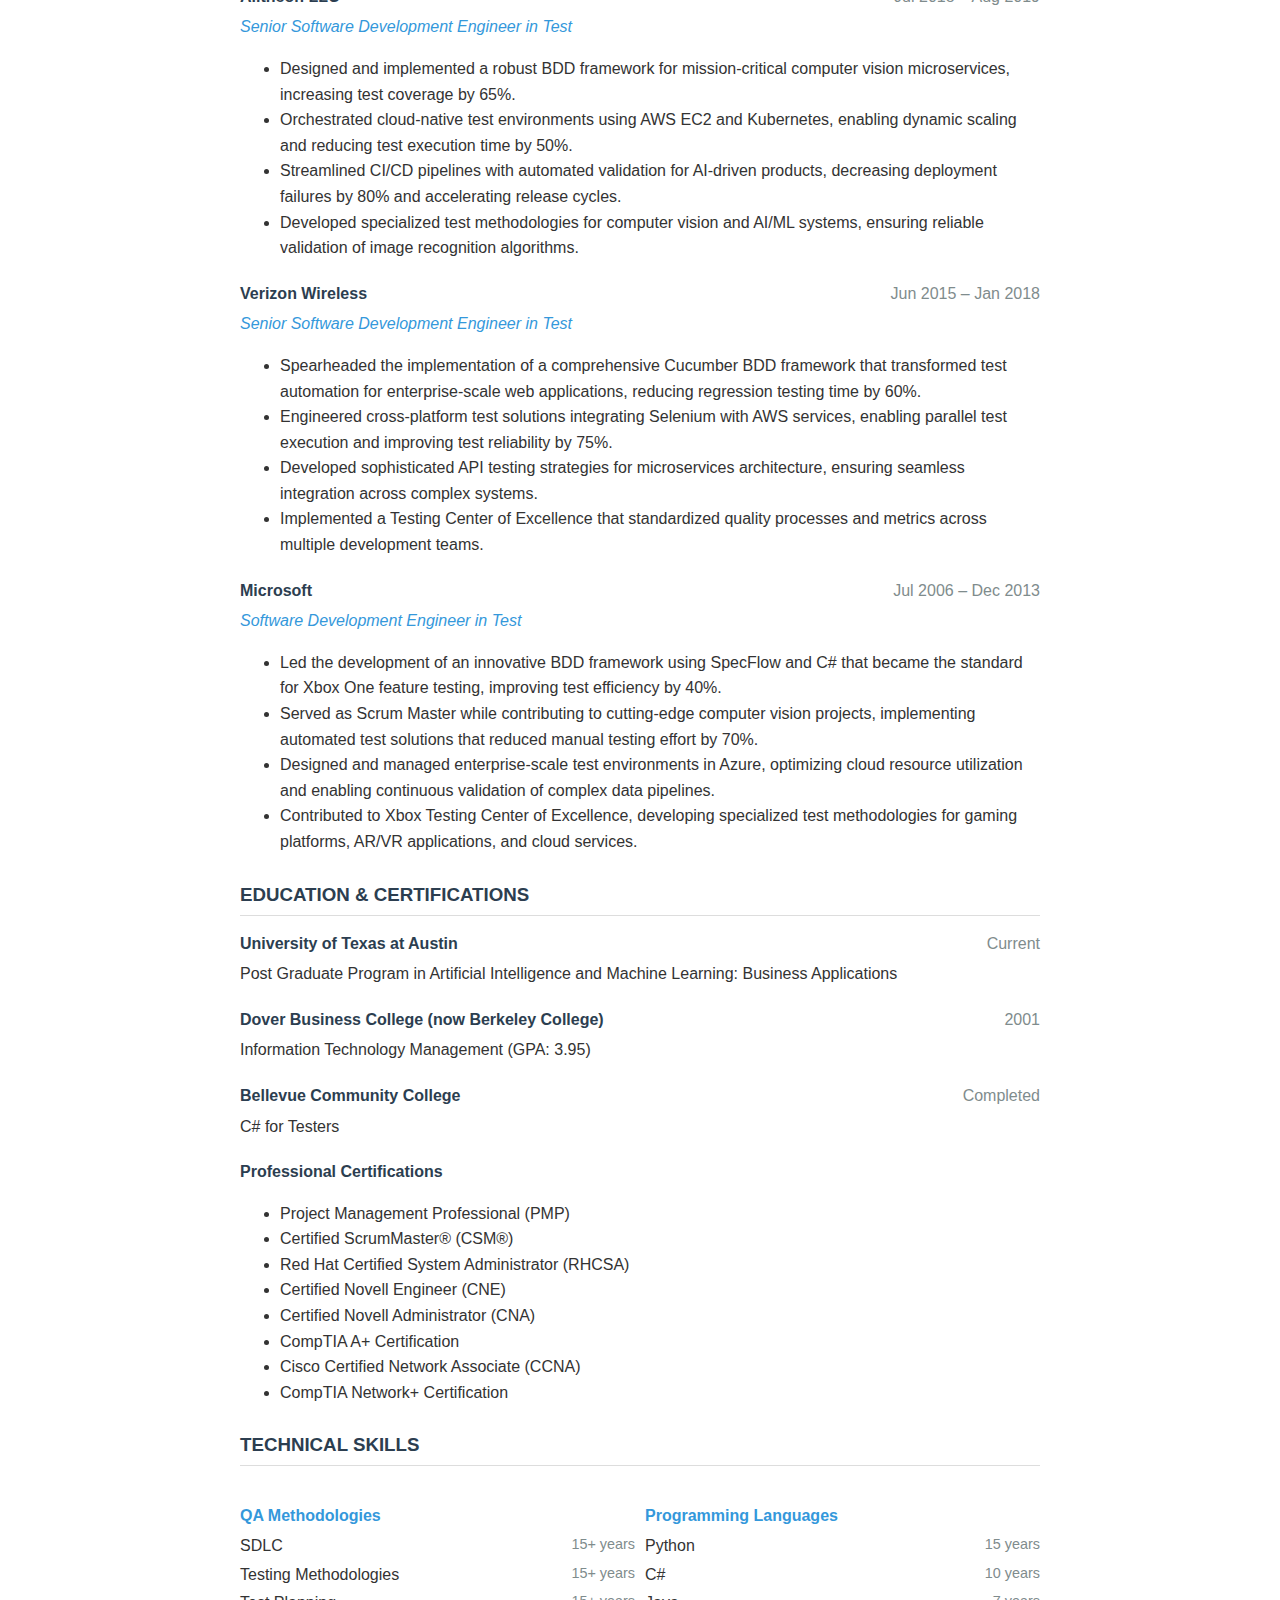
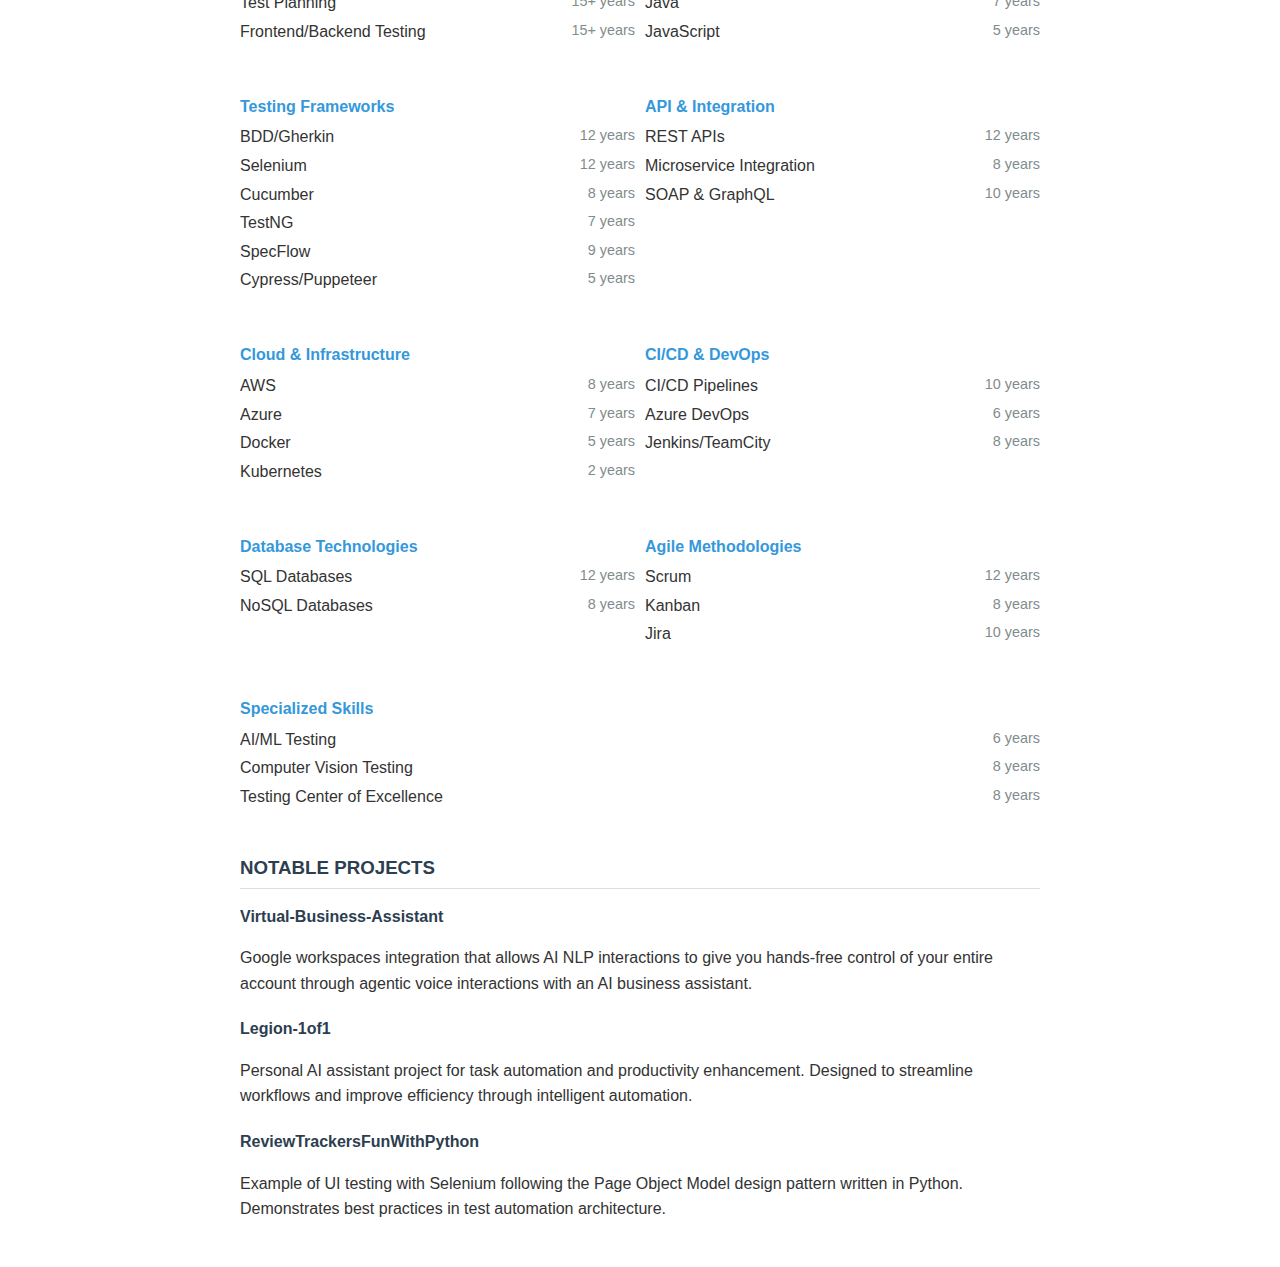
<file: resume.html>
<!DOCTYPE html>
<html lang="en">
<head>
    <meta charset="UTF-8">
    <meta name="viewport" content="width=device-width, initial-scale=1.0">
    <title>Samuel Elder - Resume</title>
    <style>
        body {
            font-family: 'Arial', sans-serif;
            line-height: 1.6;
            color: #333;
            margin: 0;
            padding: 0;
            background-color: #fff;
        }
        
        .container {
            max-width: 800px;
            margin: 0 auto;
            padding: 20px;
        }
        
        .header {
            text-align: center;
            margin-bottom: 20px;
            border-bottom: 2px solid #3498db;
            padding-bottom: 20px;
        }
        
        .header h1 {
            margin: 0;
            color: #2c3e50;
            font-size: 36px;
        }
        
        .header h2 {
            margin: 10px 0;
            font-weight: normal;
            color: #3498db;
        }
        
        .contact-info {
            text-align: center;
            margin-bottom: 20px;
        }
        
        .contact-info p {
            margin: 5px 0;
        }
        
        .section {
            margin-bottom: 25px;
        }
        
        .section-title {
            color: #2c3e50;
            border-bottom: 1px solid #ddd;
            padding-bottom: 5px;
            margin-bottom: 15px;
        }
        
        .experience-item, .education-item, .project-item {
            margin-bottom: 20px;
        }
        
        .experience-header, .education-header, .project-header {
            display: flex;
            justify-content: space-between;
            margin-bottom: 5px;
        }
        
        .company, .school, .project-name {
            font-weight: bold;
            color: #2c3e50;
        }
        
        .job-title {
            font-style: italic;
            color: #3498db;
        }
        
        .date {
            color: #7f8c8d;
        }
        
        .skills-container {
            display: flex;
            flex-wrap: wrap;
            gap: 10px;
        }
        
        .skill-category {
            flex: 1 1 45%;
            margin-bottom: 15px;
        }
        
        .skill-category h4 {
            color: #3498db;
            margin-bottom: 5px;
        }
        
        .skill-list {
            list-style-type: none;
            padding-left: 0;
            margin: 0;
        }
        
        .skill-item {
            margin-bottom: 3px;
            display: flex;
            justify-content: space-between;
        }
        
        .skill-name {
            font-weight: normal;
        }
        
        .skill-years {
            color: #7f8c8d;
            font-size: 0.9em;
        }
        
        .print-button {
            text-align: center;
            margin: 20px 0;
        }
        
        .print-button button {
            background-color: #3498db;
            color: white;
            border: none;
            padding: 10px 20px;
            border-radius: 5px;
            cursor: pointer;
            font-size: 16px;
        }
        
        .print-button button:hover {
            background-color: #2980b9;
        }
        
        @media print {
            .print-button {
                display: none;
            }
            
            body {
                font-size: 12px;
            }
            
            .container {
                padding: 0;
            }
            
            .header h1 {
                font-size: 24px;
            }
            
            .header h2 {
                font-size: 18px;
            }
        }
    </style>
</head>
<body>
    <div class="container">
        <div class="print-button">
            <button onclick="window.print()">Print/Save as PDF</button>
            <a href="javascript:void(0)" onclick="generatePDF()" style="margin-left: 10px; background-color: #27ae60; color: white; border: none; padding: 10px 20px; border-radius: 5px; cursor: pointer; font-size: 16px; text-decoration: none; display: inline-block;">Download as PDF</a>
            <a href="index.html" style="margin-left: 10px; background-color: #e74c3c; color: white; border: none; padding: 10px 20px; border-radius: 5px; cursor: pointer; font-size: 16px; text-decoration: none; display: inline-block;">Back to Portfolio</a>
        </div>
        
        <div class="header">
            <h1>SAMUEL ELDER</h1>
            <h2>Senior Test Architect & AI/ML Testing Specialist</h2>
        </div>
        
        <div class="contact-info">
            <p>
                <a href="mailto:samueloelder@gmail.com">samueloelder@gmail.com</a> |
                <a href="https://github.com/AkashicRecords" target="_blank">GitHub</a> |
                <a href="https://www.linkedin.com/in/samuel-elder/" target="_blank">LinkedIn</a>
            </p>
        </div>
        
        <div class="section">
            <h3 class="section-title">PROFESSIONAL SUMMARY</h3>
            <p>
                Experienced Test Architect with 15+ years of expertise in test automation, quality assurance, and AI/ML validation. Specialized in designing test frameworks for complex systems including computer vision, AI applications, and cloud infrastructure. Skilled in Python, JavaScript, C#, and various testing frameworks. Certified Project Management Professional (PMP) and ScrumMaster (CSM) with a proven track record of implementing Testing Centers of Excellence and leading cross-functional teams.
            </p>
        </div>
        
        <div class="section">
            <h3 class="section-title">PROFESSIONAL EXPERIENCE</h3>
            
            <div class="experience-item">
                <div class="experience-header">
                    <span class="company">Revolution Life Cycle</span>
                    <span class="date">Aug 2023 – Present</span>
                </div>
                <div class="job-title">Technical Lead</div>
                <ul>
                    <li>Led technical initiatives to develop innovative solutions for this startup, establishing quality standards from the ground up.</li>
                    <li>Implemented and managed comprehensive QA processes and strategies that scaled with the growing organization.</li>
                    <li>Developed SpecFlow-based BDD test frameworks for .NET applications, significantly improving test coverage and maintainability.</li>
                    <li>Created and managed Azure DevOps Test Plans for systematic test execution and reporting.</li>
                    <li>Coordinated and communicated project activities between business stakeholders and the development team, ensuring alignment with business priorities.</li>
                    <li>Conducted technical interviews and mentored new team members, building a culture of quality.</li>
                    <li>Utilized Jira for project management to track user stories, tasks, and bugs, maintaining visibility across the organization.</li>
                </ul>
            </div>
            
            <div class="experience-item">
                <div class="experience-header">
                    <span class="company">Trupanion</span>
                    <span class="date">Jan 2023 – Jun 2023</span>
                </div>
                <div class="job-title">Senior QA Automation Engineer</div>
                <ul>
                    <li>Developed specialized test automation for Dynamics 365 CRM implementation, ensuring seamless integration with existing systems.</li>
                    <li>Created comprehensive QA strategy using Virtuoso QA test framework and SpecFlow for .NET applications to streamline testing processes.</li>
                    <li>Tested and verified new features and bug fixes across the insurance platform.</li>
                    <li>Developed "Azure DevOps Test Plan" test cases and test suites for systematic validation.</li>
                    <li>Implemented Microsoft Test and Feedback plugin for enhanced manual testing capabilities.</li>
                    <li>Migrated existing test cases from legacy projects to the new platform.</li>
                    <li>Automated test cases for day-to-day insurance transactions, significantly reducing manual testing effort.</li>
                </ul>
            </div>
            
            <div class="experience-item">
                <div class="experience-header">
                    <span class="company">Active Prospect, Inc.</span>
                    <span class="date">Feb 2021 – Jan 2023</span>
                </div>
                <div class="job-title">Senior QA Automation Engineer</div>
                <ul>
                    <li>Architected and implemented enterprise-grade BDD test frameworks utilizing Cucumber, JavaScript, Puppeteer, and Cypress, resulting in 70% faster test execution and 90% test coverage.</li>
                    <li>Pioneered serverless test automation in AWS, leveraging Lambda functions and S3 storage to reduce infrastructure costs by 40%.</li>
                    <li>Engineered high-performance API testing solutions for microservices, enabling real-time validation and improving system reliability by 35%.</li>
                    <li>Established a QA Center of Excellence with standardized processes, metrics, and continuous improvement practices.</li>
                </ul>
            </div>
            
            <div class="experience-item">
                <div class="experience-header">
                    <span class="company">Alitheon LLC</span>
                    <span class="date">Jul 2018 – Aug 2019</span>
                </div>
                <div class="job-title">Senior Software Development Engineer in Test</div>
                <ul>
                    <li>Designed and implemented a robust BDD framework for mission-critical computer vision microservices, increasing test coverage by 65%.</li>
                    <li>Orchestrated cloud-native test environments using AWS EC2 and Kubernetes, enabling dynamic scaling and reducing test execution time by 50%.</li>
                    <li>Streamlined CI/CD pipelines with automated validation for AI-driven products, decreasing deployment failures by 80% and accelerating release cycles.</li>
                    <li>Developed specialized test methodologies for computer vision and AI/ML systems, ensuring reliable validation of image recognition algorithms.</li>
                </ul>
            </div>
            
            <div class="experience-item">
                <div class="experience-header">
                    <span class="company">Verizon Wireless</span>
                    <span class="date">Jun 2015 – Jan 2018</span>
                </div>
                <div class="job-title">Senior Software Development Engineer in Test</div>
                <ul>
                    <li>Spearheaded the implementation of a comprehensive Cucumber BDD framework that transformed test automation for enterprise-scale web applications, reducing regression testing time by 60%.</li>
                    <li>Engineered cross-platform test solutions integrating Selenium with AWS services, enabling parallel test execution and improving test reliability by 75%.</li>
                    <li>Developed sophisticated API testing strategies for microservices architecture, ensuring seamless integration across complex systems.</li>
                    <li>Implemented a Testing Center of Excellence that standardized quality processes and metrics across multiple development teams.</li>
                </ul>
            </div>
            
            <div class="experience-item">
                <div class="experience-header">
                    <span class="company">Microsoft</span>
                    <span class="date">Jul 2006 – Dec 2013</span>
                </div>
                <div class="job-title">Software Development Engineer in Test</div>
                <ul>
                    <li>Led the development of an innovative BDD framework using SpecFlow and C# that became the standard for Xbox One feature testing, improving test efficiency by 40%.</li>
                    <li>Served as Scrum Master while contributing to cutting-edge computer vision projects, implementing automated test solutions that reduced manual testing effort by 70%.</li>
                    <li>Designed and managed enterprise-scale test environments in Azure, optimizing cloud resource utilization and enabling continuous validation of complex data pipelines.</li>
                    <li>Contributed to Xbox Testing Center of Excellence, developing specialized test methodologies for gaming platforms, AR/VR applications, and cloud services.</li>
                </ul>
            </div>
        </div>
        
        <div class="section">
            <h3 class="section-title">EDUCATION & CERTIFICATIONS</h3>
            
            <div class="education-item">
                <div class="education-header">
                    <span class="school">University of Texas at Austin</span>
                    <span class="date">Current</span>
                </div>
                <div>Post Graduate Program in Artificial Intelligence and Machine Learning: Business Applications</div>
            </div>
            
            <div class="education-item">
                <div class="education-header">
                    <span class="school">Dover Business College (now Berkeley College)</span>
                    <span class="date">2001</span>
                </div>
                <div>Information Technology Management (GPA: 3.95)</div>
            </div>
            
            <div class="education-item">
                <div class="education-header">
                    <span class="school">Bellevue Community College</span>
                    <span class="date">Completed</span>
                </div>
                <div>C# for Testers</div>
            </div>
            
            <div class="education-item">
                <div class="education-header">
                    <span class="school">Professional Certifications</span>
                </div>
                <ul>
                    <li>Project Management Professional (PMP)</li>
                    <li>Certified ScrumMaster® (CSM®)</li>
                    <li>Red Hat Certified System Administrator (RHCSA)</li>
                    <li>Certified Novell Engineer (CNE)</li>
                    <li>Certified Novell Administrator (CNA)</li>
                    <li>CompTIA A+ Certification</li>
                    <li>Cisco Certified Network Associate (CCNA)</li>
                    <li>CompTIA Network+ Certification</li>
                </ul>
            </div>
        </div>
        
        <div class="section">
            <h3 class="section-title">TECHNICAL SKILLS</h3>
            
            <div class="skills-container">
                <div class="skill-category">
                    <h4>QA Methodologies</h4>
                    <ul class="skill-list">
                        <li class="skill-item"><span class="skill-name">SDLC</span> <span class="skill-years">15+ years</span></li>
                        <li class="skill-item"><span class="skill-name">Testing Methodologies</span> <span class="skill-years">15+ years</span></li>
                        <li class="skill-item"><span class="skill-name">Test Planning</span> <span class="skill-years">15+ years</span></li>
                        <li class="skill-item"><span class="skill-name">Frontend/Backend Testing</span> <span class="skill-years">15+ years</span></li>
                    </ul>
                </div>
                
                <div class="skill-category">
                    <h4>Programming Languages</h4>
                    <ul class="skill-list">
                        <li class="skill-item"><span class="skill-name">Python</span> <span class="skill-years">15 years</span></li>
                        <li class="skill-item"><span class="skill-name">C#</span> <span class="skill-years">10 years</span></li>
                        <li class="skill-item"><span class="skill-name">Java</span> <span class="skill-years">7 years</span></li>
                        <li class="skill-item"><span class="skill-name">JavaScript</span> <span class="skill-years">5 years</span></li>
                    </ul>
                </div>
                
                <div class="skill-category">
                    <h4>Testing Frameworks</h4>
                    <ul class="skill-list">
                        <li class="skill-item"><span class="skill-name">BDD/Gherkin</span> <span class="skill-years">12 years</span></li>
                        <li class="skill-item"><span class="skill-name">Selenium</span> <span class="skill-years">12 years</span></li>
                        <li class="skill-item"><span class="skill-name">Cucumber</span> <span class="skill-years">8 years</span></li>
                        <li class="skill-item"><span class="skill-name">TestNG</span> <span class="skill-years">7 years</span></li>
                        <li class="skill-item"><span class="skill-name">SpecFlow</span> <span class="skill-years">9 years</span></li>
                        <li class="skill-item"><span class="skill-name">Cypress/Puppeteer</span> <span class="skill-years">5 years</span></li>
                    </ul>
                </div>
                
                <div class="skill-category">
                    <h4>API & Integration</h4>
                    <ul class="skill-list">
                        <li class="skill-item"><span class="skill-name">REST APIs</span> <span class="skill-years">12 years</span></li>
                        <li class="skill-item"><span class="skill-name">Microservice Integration</span> <span class="skill-years">8 years</span></li>
                        <li class="skill-item"><span class="skill-name">SOAP & GraphQL</span> <span class="skill-years">10 years</span></li>
                    </ul>
                </div>
                
                <div class="skill-category">
                    <h4>Cloud & Infrastructure</h4>
                    <ul class="skill-list">
                        <li class="skill-item"><span class="skill-name">AWS</span> <span class="skill-years">8 years</span></li>
                        <li class="skill-item"><span class="skill-name">Azure</span> <span class="skill-years">7 years</span></li>
                        <li class="skill-item"><span class="skill-name">Docker</span> <span class="skill-years">5 years</span></li>
                        <li class="skill-item"><span class="skill-name">Kubernetes</span> <span class="skill-years">2 years</span></li>
                    </ul>
                </div>
                
                <div class="skill-category">
                    <h4>CI/CD & DevOps</h4>
                    <ul class="skill-list">
                        <li class="skill-item"><span class="skill-name">CI/CD Pipelines</span> <span class="skill-years">10 years</span></li>
                        <li class="skill-item"><span class="skill-name">Azure DevOps</span> <span class="skill-years">6 years</span></li>
                        <li class="skill-item"><span class="skill-name">Jenkins/TeamCity</span> <span class="skill-years">8 years</span></li>
                    </ul>
                </div>
                
                <div class="skill-category">
                    <h4>Database Technologies</h4>
                    <ul class="skill-list">
                        <li class="skill-item"><span class="skill-name">SQL Databases</span> <span class="skill-years">12 years</span></li>
                        <li class="skill-item"><span class="skill-name">NoSQL Databases</span> <span class="skill-years">8 years</span></li>
                    </ul>
                </div>
                
                <div class="skill-category">
                    <h4>Agile Methodologies</h4>
                    <ul class="skill-list">
                        <li class="skill-item"><span class="skill-name">Scrum</span> <span class="skill-years">12 years</span></li>
                        <li class="skill-item"><span class="skill-name">Kanban</span> <span class="skill-years">8 years</span></li>
                        <li class="skill-item"><span class="skill-name">Jira</span> <span class="skill-years">10 years</span></li>
                    </ul>
                </div>
                
                <div class="skill-category">
                    <h4>Specialized Skills</h4>
                    <ul class="skill-list">
                        <li class="skill-item"><span class="skill-name">AI/ML Testing</span> <span class="skill-years">6 years</span></li>
                        <li class="skill-item"><span class="skill-name">Computer Vision Testing</span> <span class="skill-years">8 years</span></li>
                        <li class="skill-item"><span class="skill-name">Testing Center of Excellence</span> <span class="skill-years">8 years</span></li>
                    </ul>
                </div>
            </div>
        </div>
        
        <div class="section">
            <h3 class="section-title">NOTABLE PROJECTS</h3>
            
            <div class="project-item">
                <div class="project-header">
                    <span class="project-name">Virtual-Business-Assistant</span>
                </div>
                <p>Google workspaces integration that allows AI NLP interactions to give you hands-free control of your entire account through agentic voice interactions with an AI business assistant.</p>
            </div>
            
            <div class="project-item">
                <div class="project-header">
                    <span class="project-name">Legion-1of1</span>
                </div>
                <p>Personal AI assistant project for task automation and productivity enhancement. Designed to streamline workflows and improve efficiency through intelligent automation.</p>
            </div>
            
            <div class="project-item">
                <div class="project-header">
                    <span class="project-name">ReviewTrackersFunWithPython</span>
                </div>
                <p>Example of UI testing with Selenium following the Page Object Model design pattern written in Python. Demonstrates best practices in test automation architecture.</p>
            </div>
        </div>
    </div>
    
    <script>
        // Update current year in footer
        document.addEventListener('DOMContentLoaded', function() {
            if (document.getElementById('current-year')) {
                document.getElementById('current-year').textContent = new Date().getFullYear();
            }
        });
        
        // Function to generate and download PDF
        function generatePDF() {
            window.print();
        }
    </script>
</body>
</html>
</file>
<file: css/styles.css>
.repository-section {
    margin-bottom: 40px;
    padding: 20px;
}

.repository-section h3 {
    color: #2c3e50;
    margin-bottom: 30px;
    border-bottom: 2px solid #3498db;
    padding-bottom: 10px;
}

.repository-section .row {
    margin-bottom: 20px;
}

.repository-section h3 a {
    color: inherit;
    text-decoration: none;
    transition: color 0.3s ease;
}

.repository-section h3 a:hover {
    color: #3498db;
    text-decoration: underline;
}

.project-image img {
    max-width: 100%;
    height: auto;
    max-height: 300px; /* Adjust this value as needed */
    object-fit: cover; /* Ensures the image maintains its aspect ratio */
}

.virtual-assistant-img {
    max-width: 100%;
    height: auto;
    max-height: 300px; /* Adjust this value as needed */
    object-fit: cover;
}
</file>
